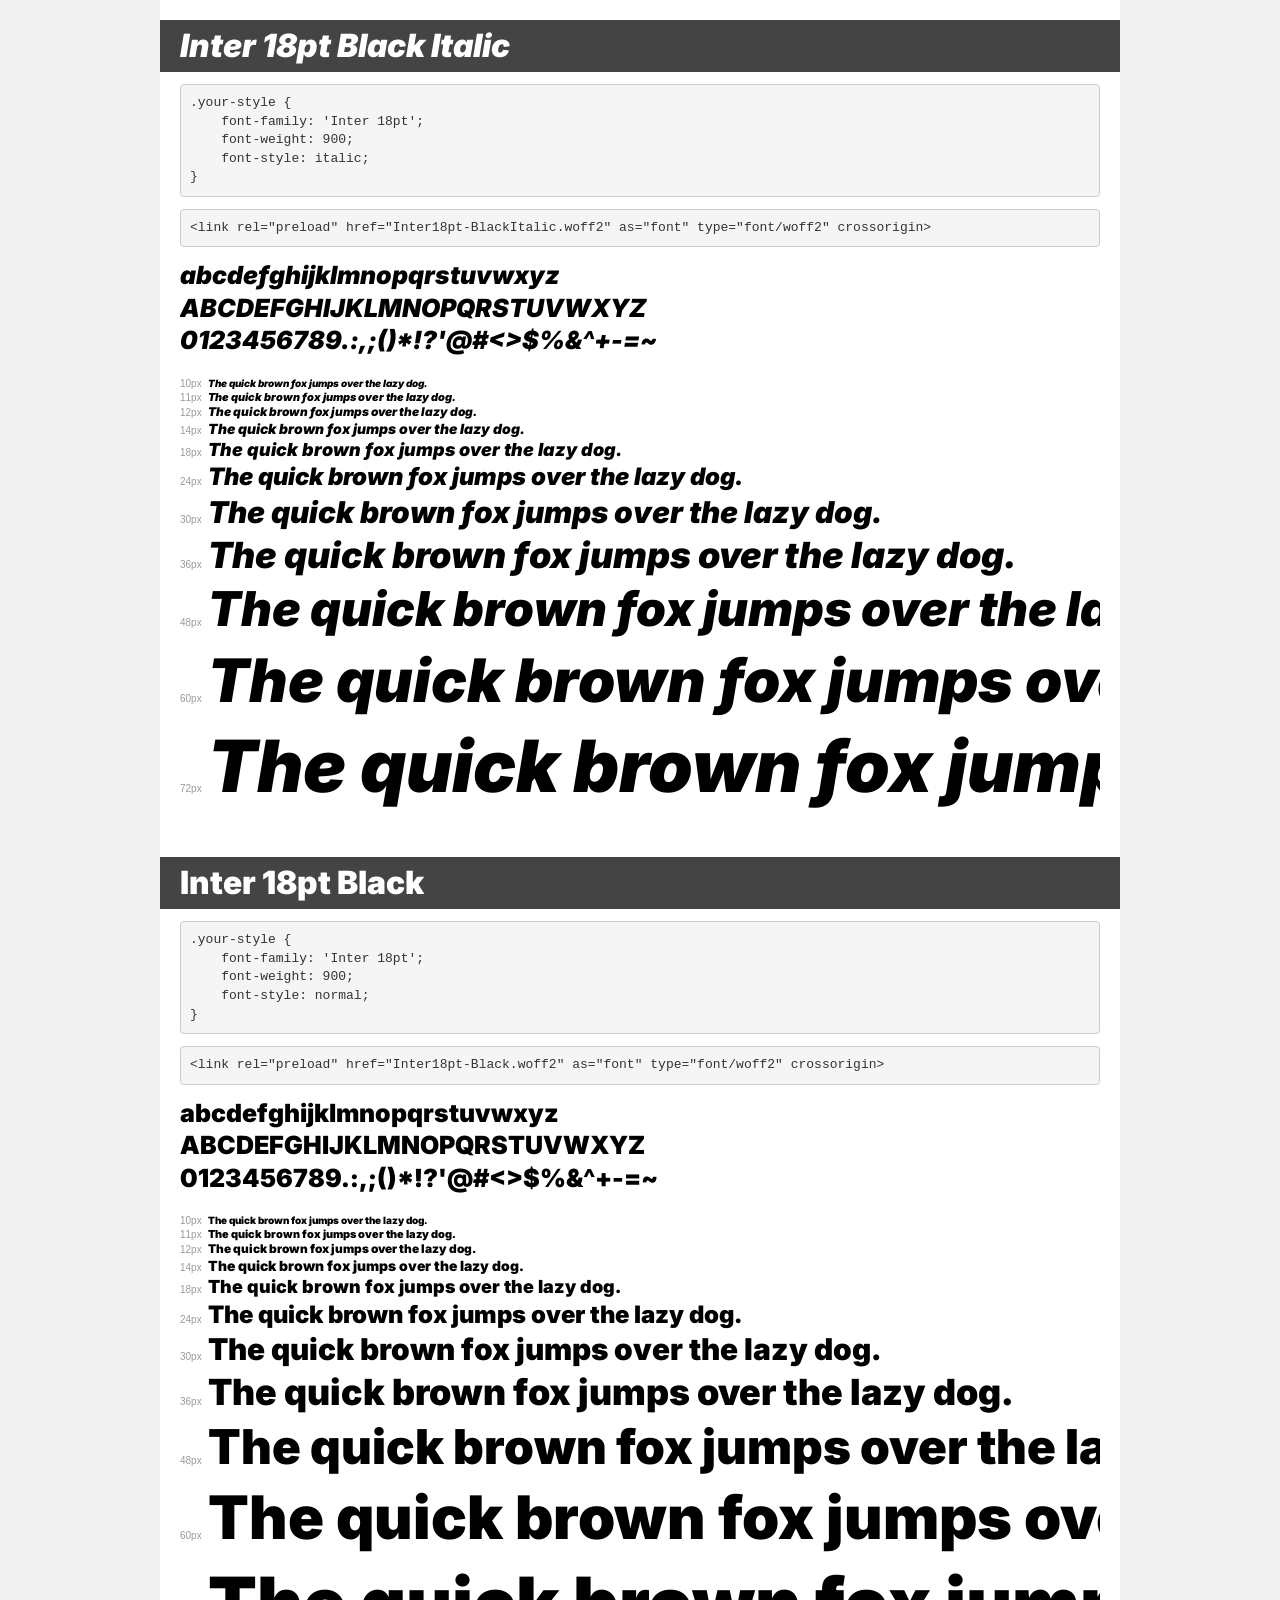
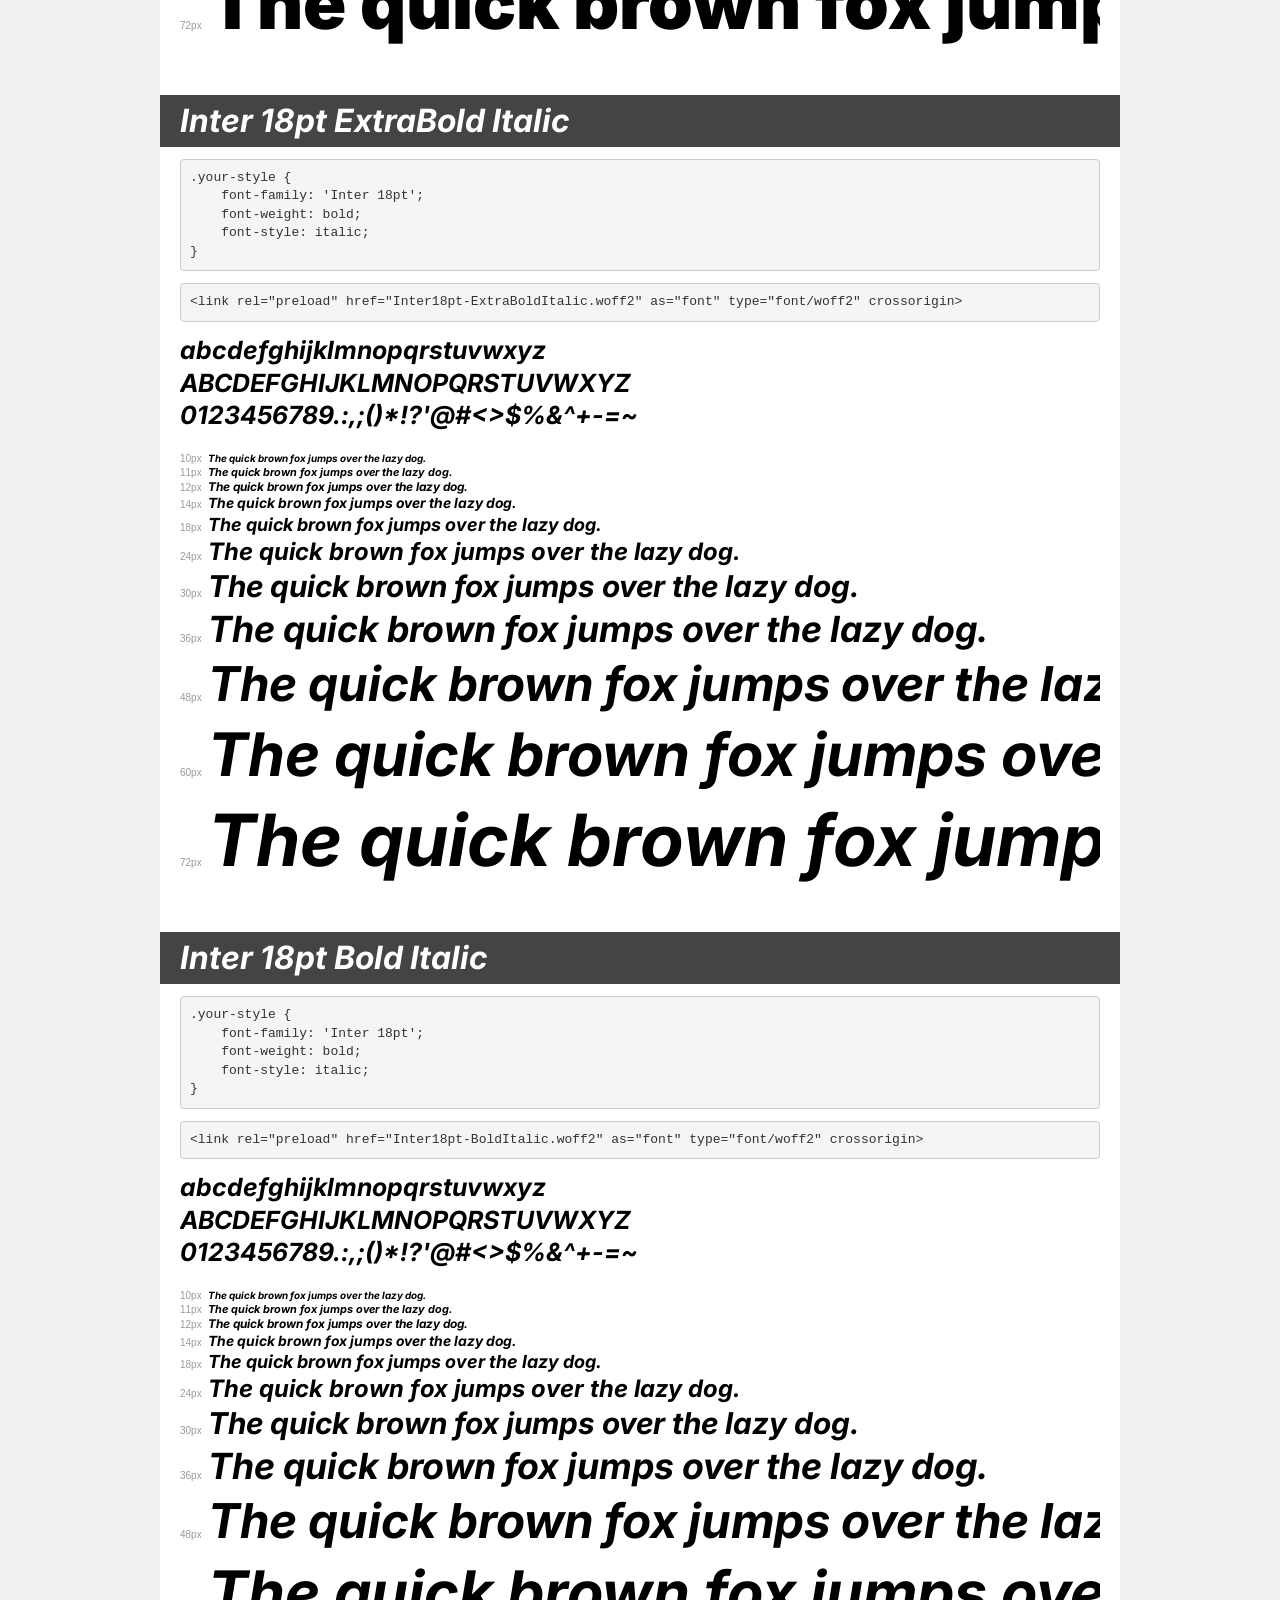
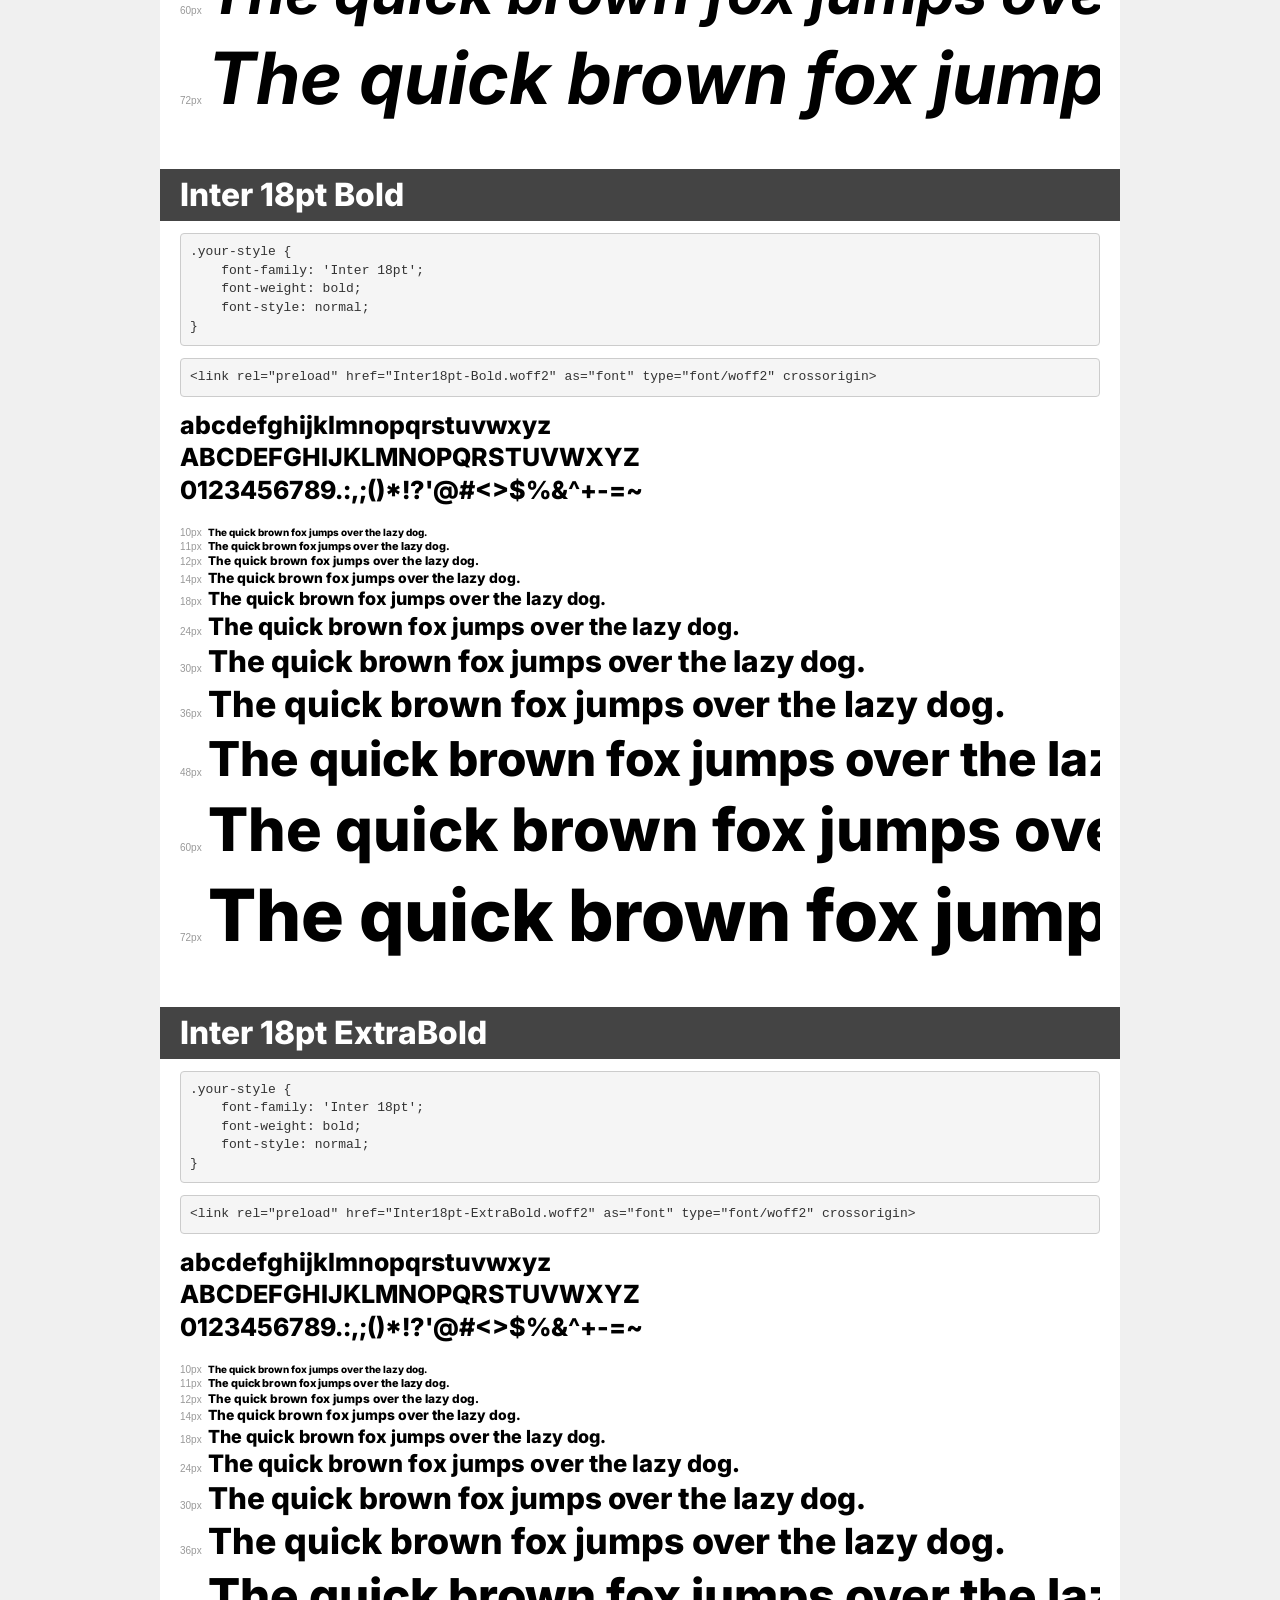
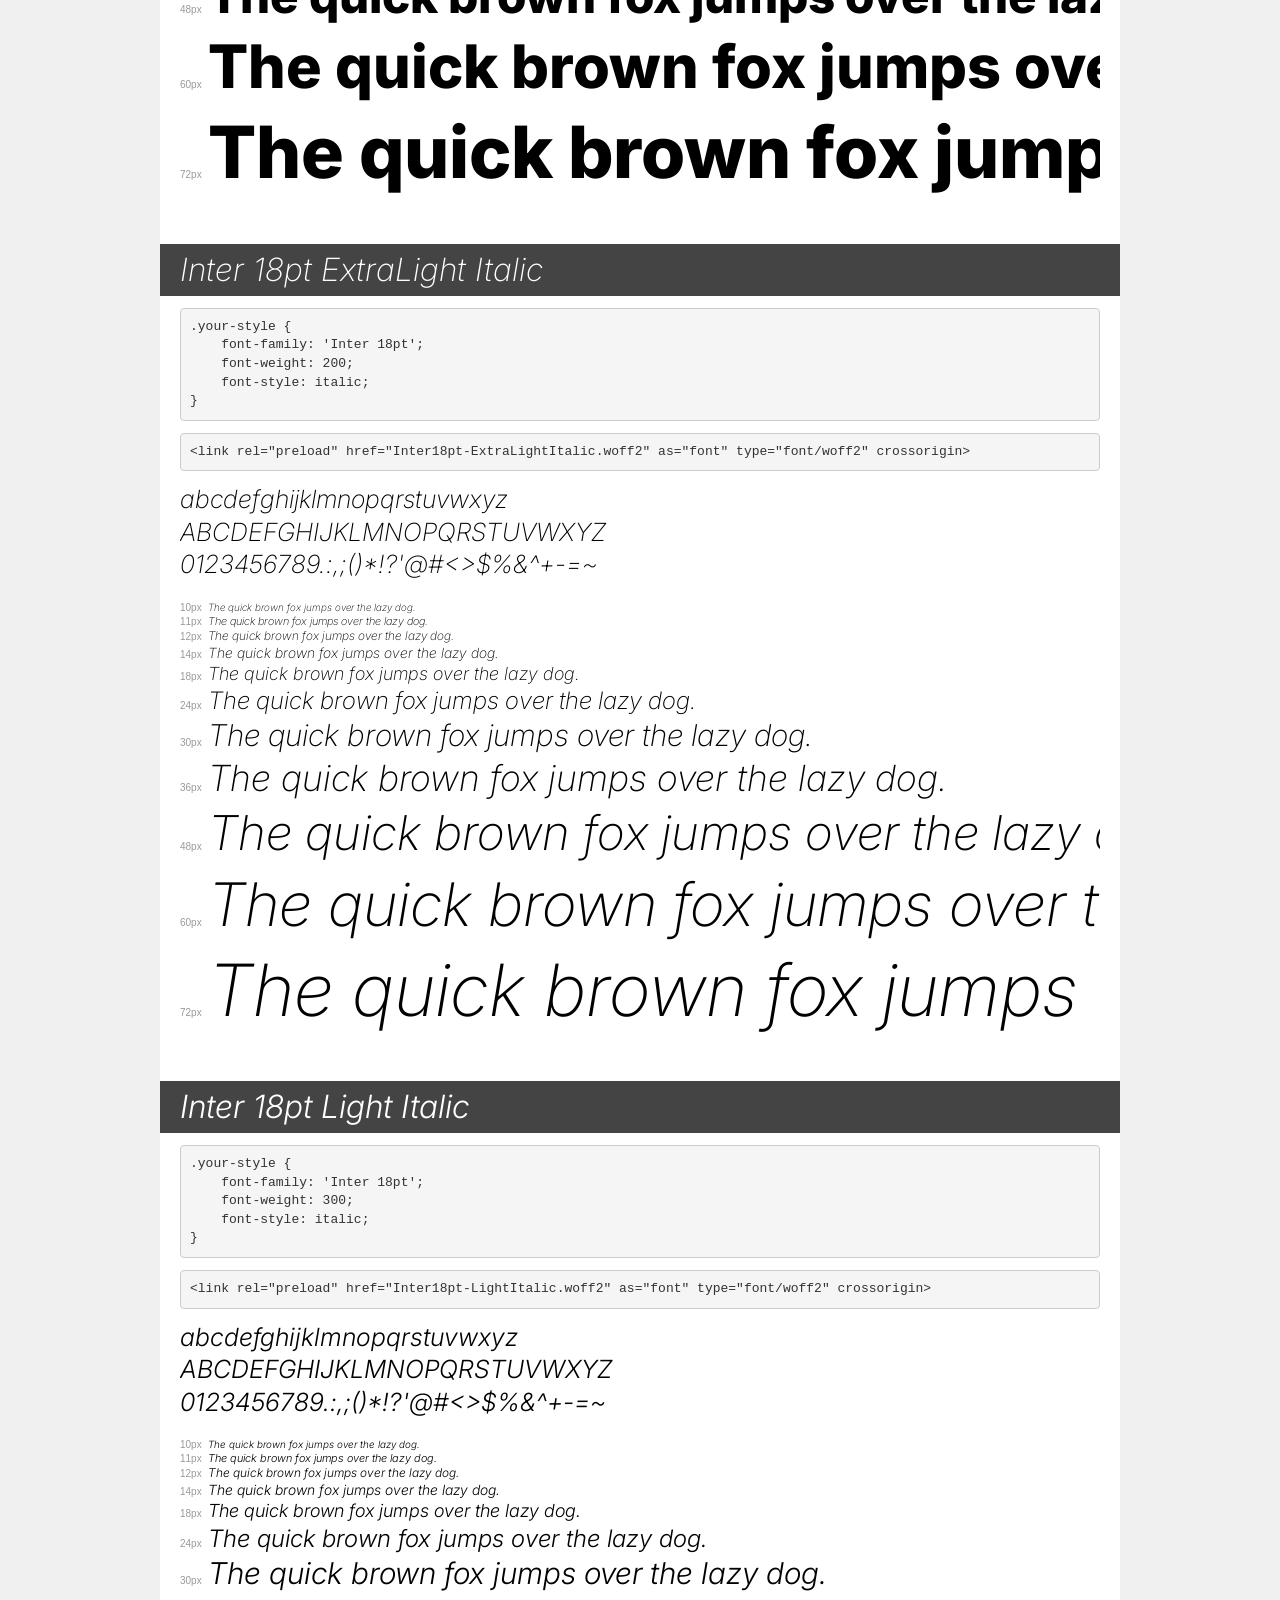
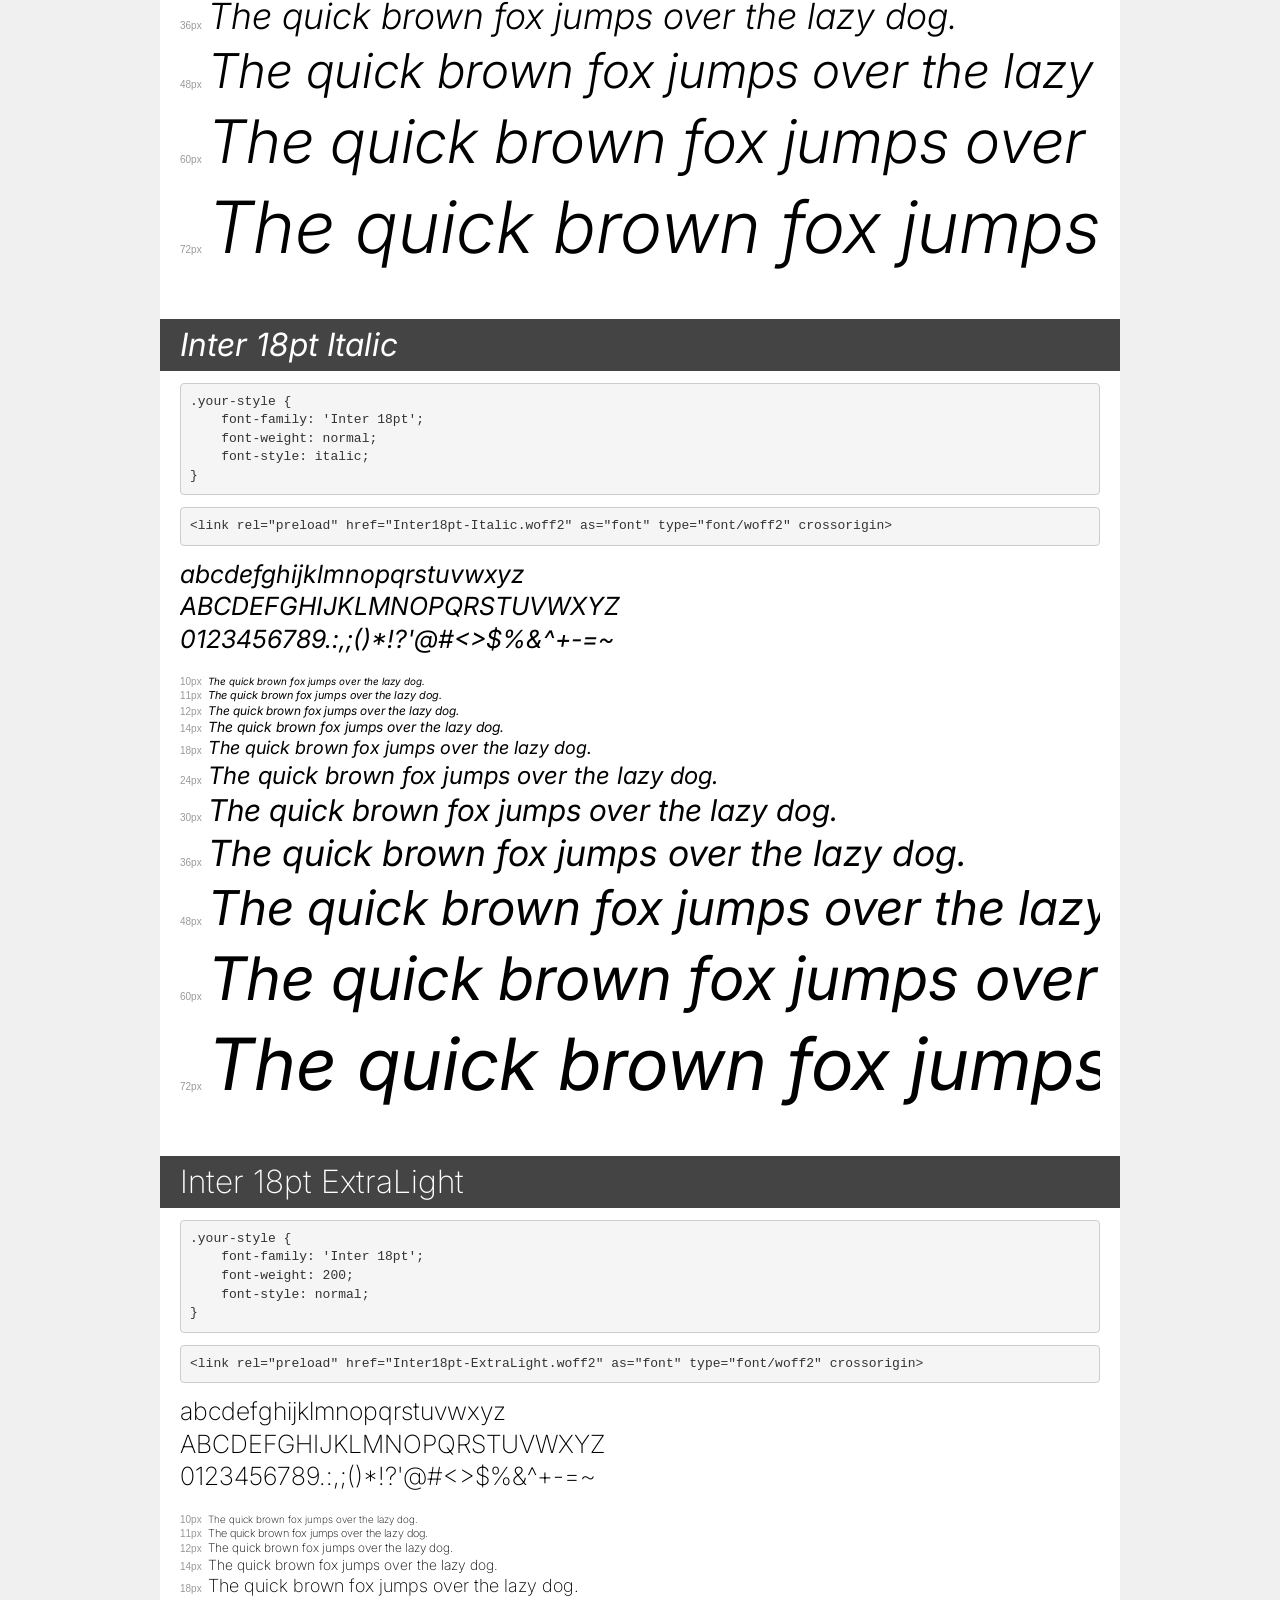
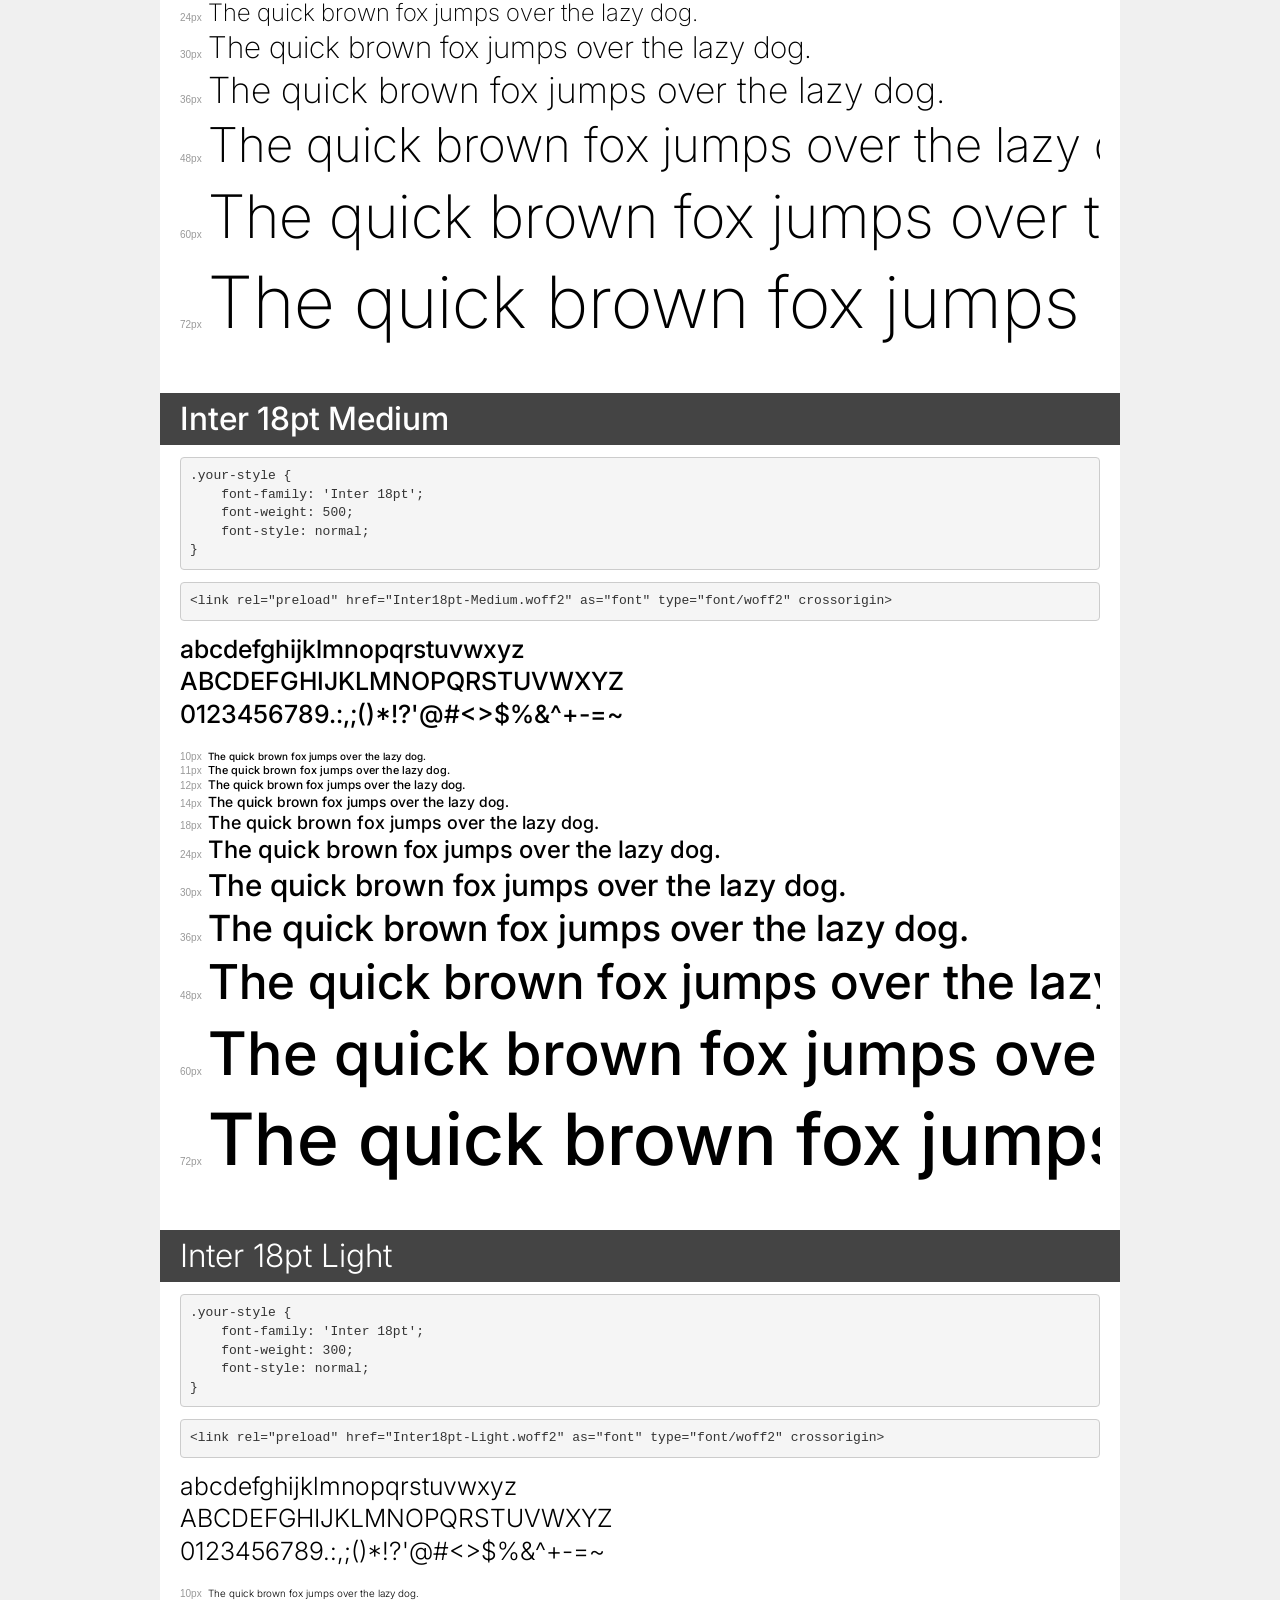
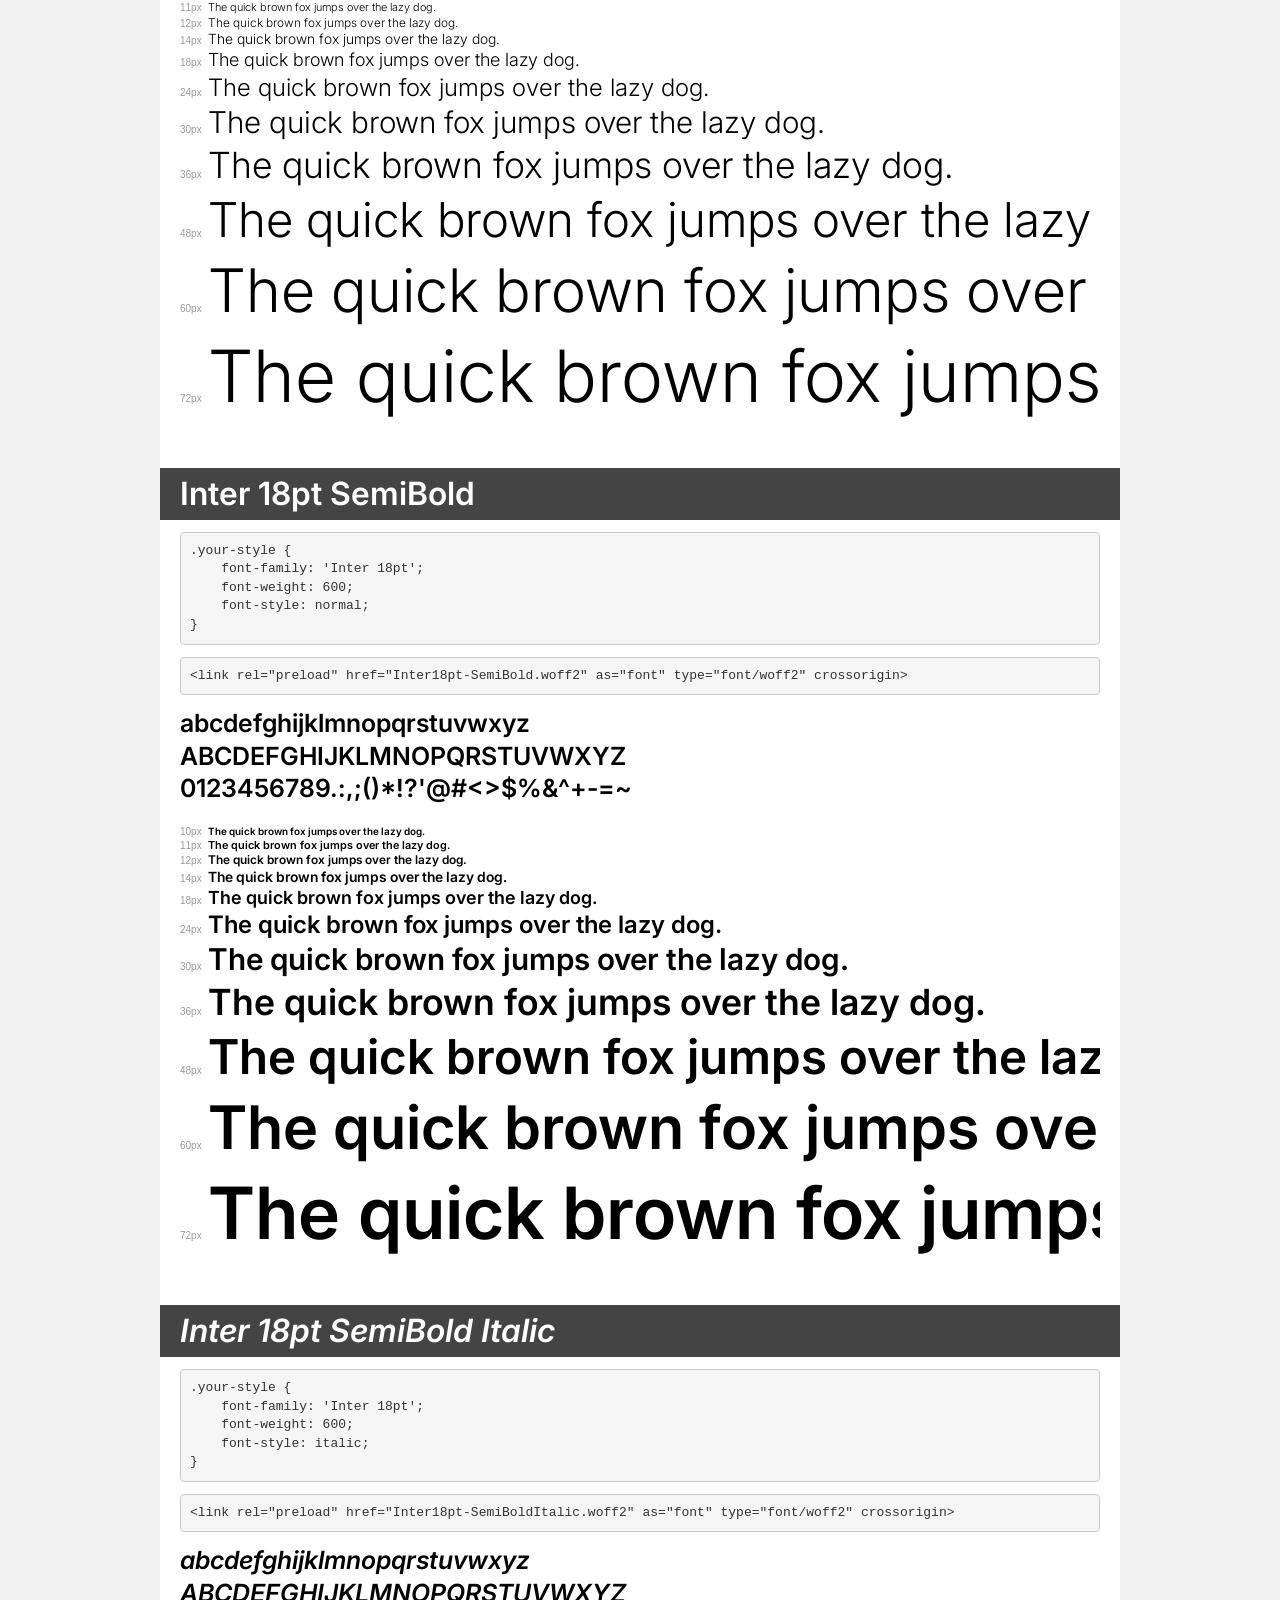
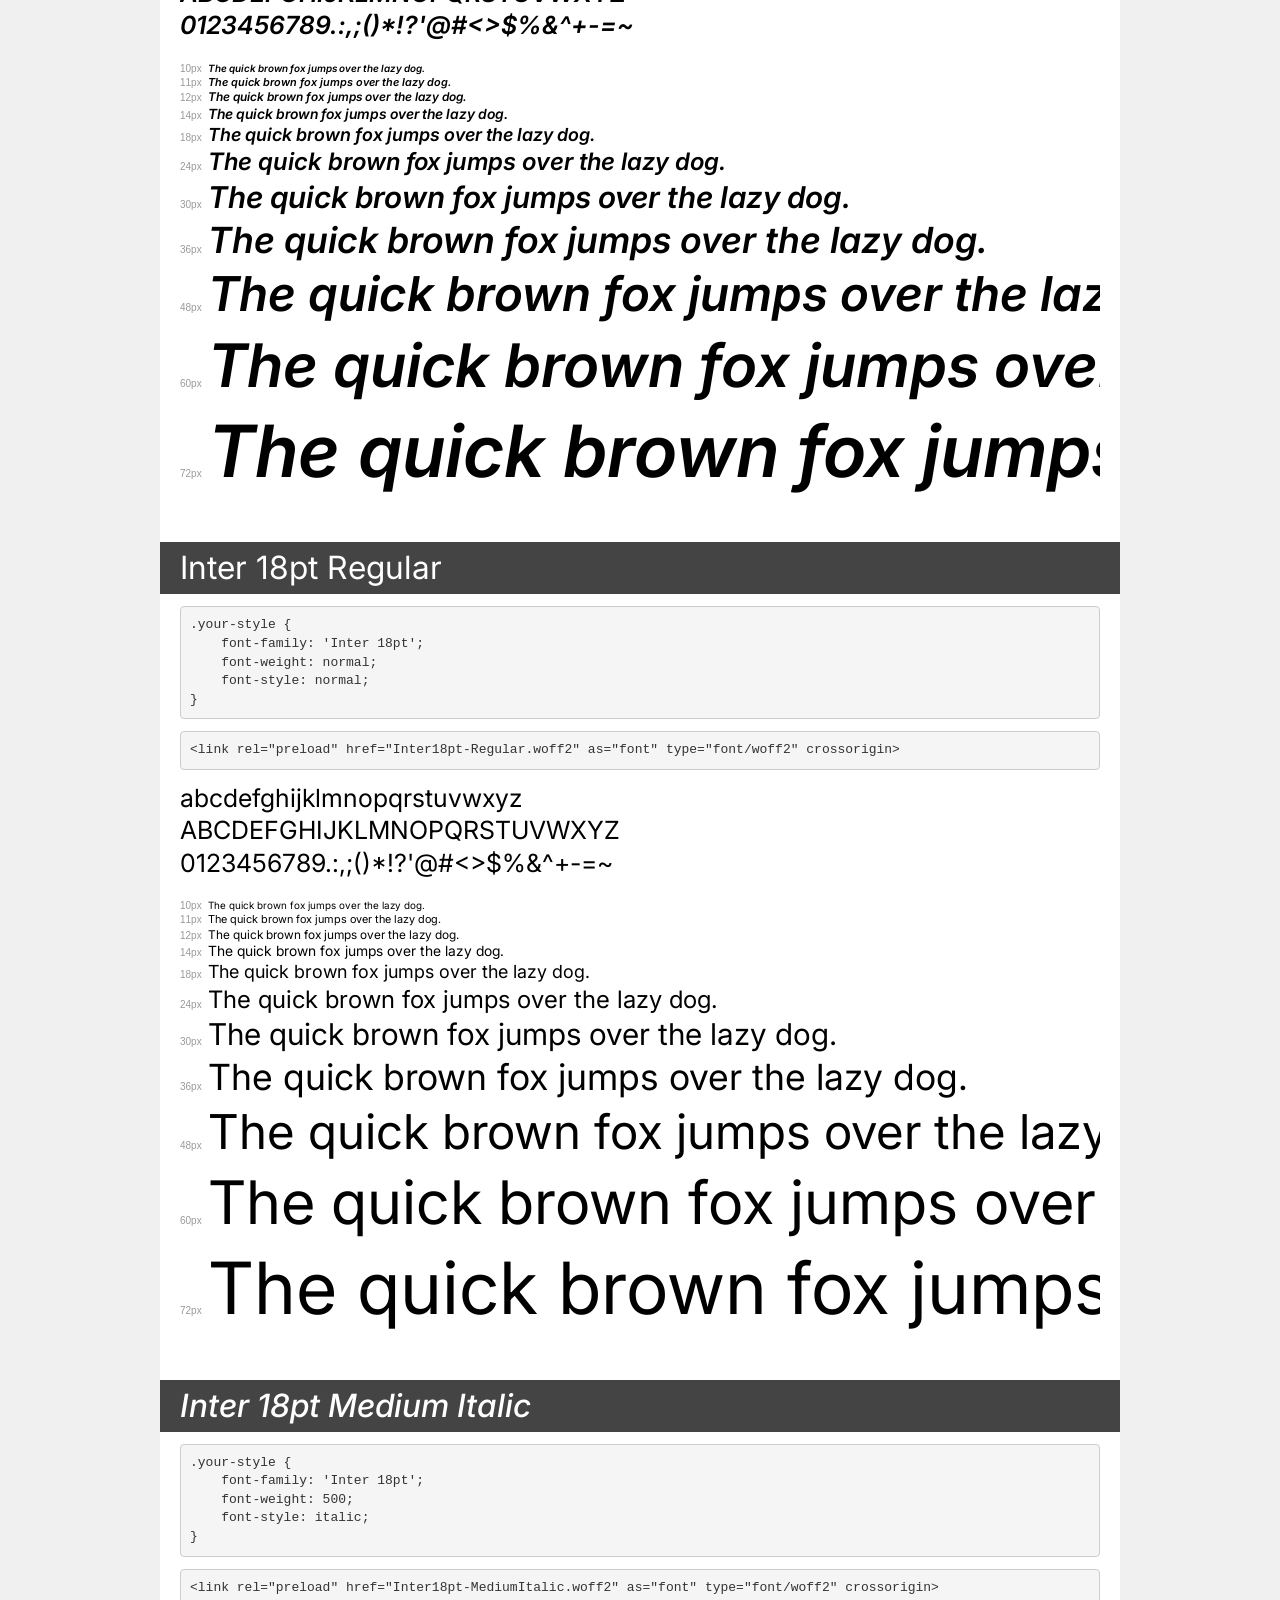
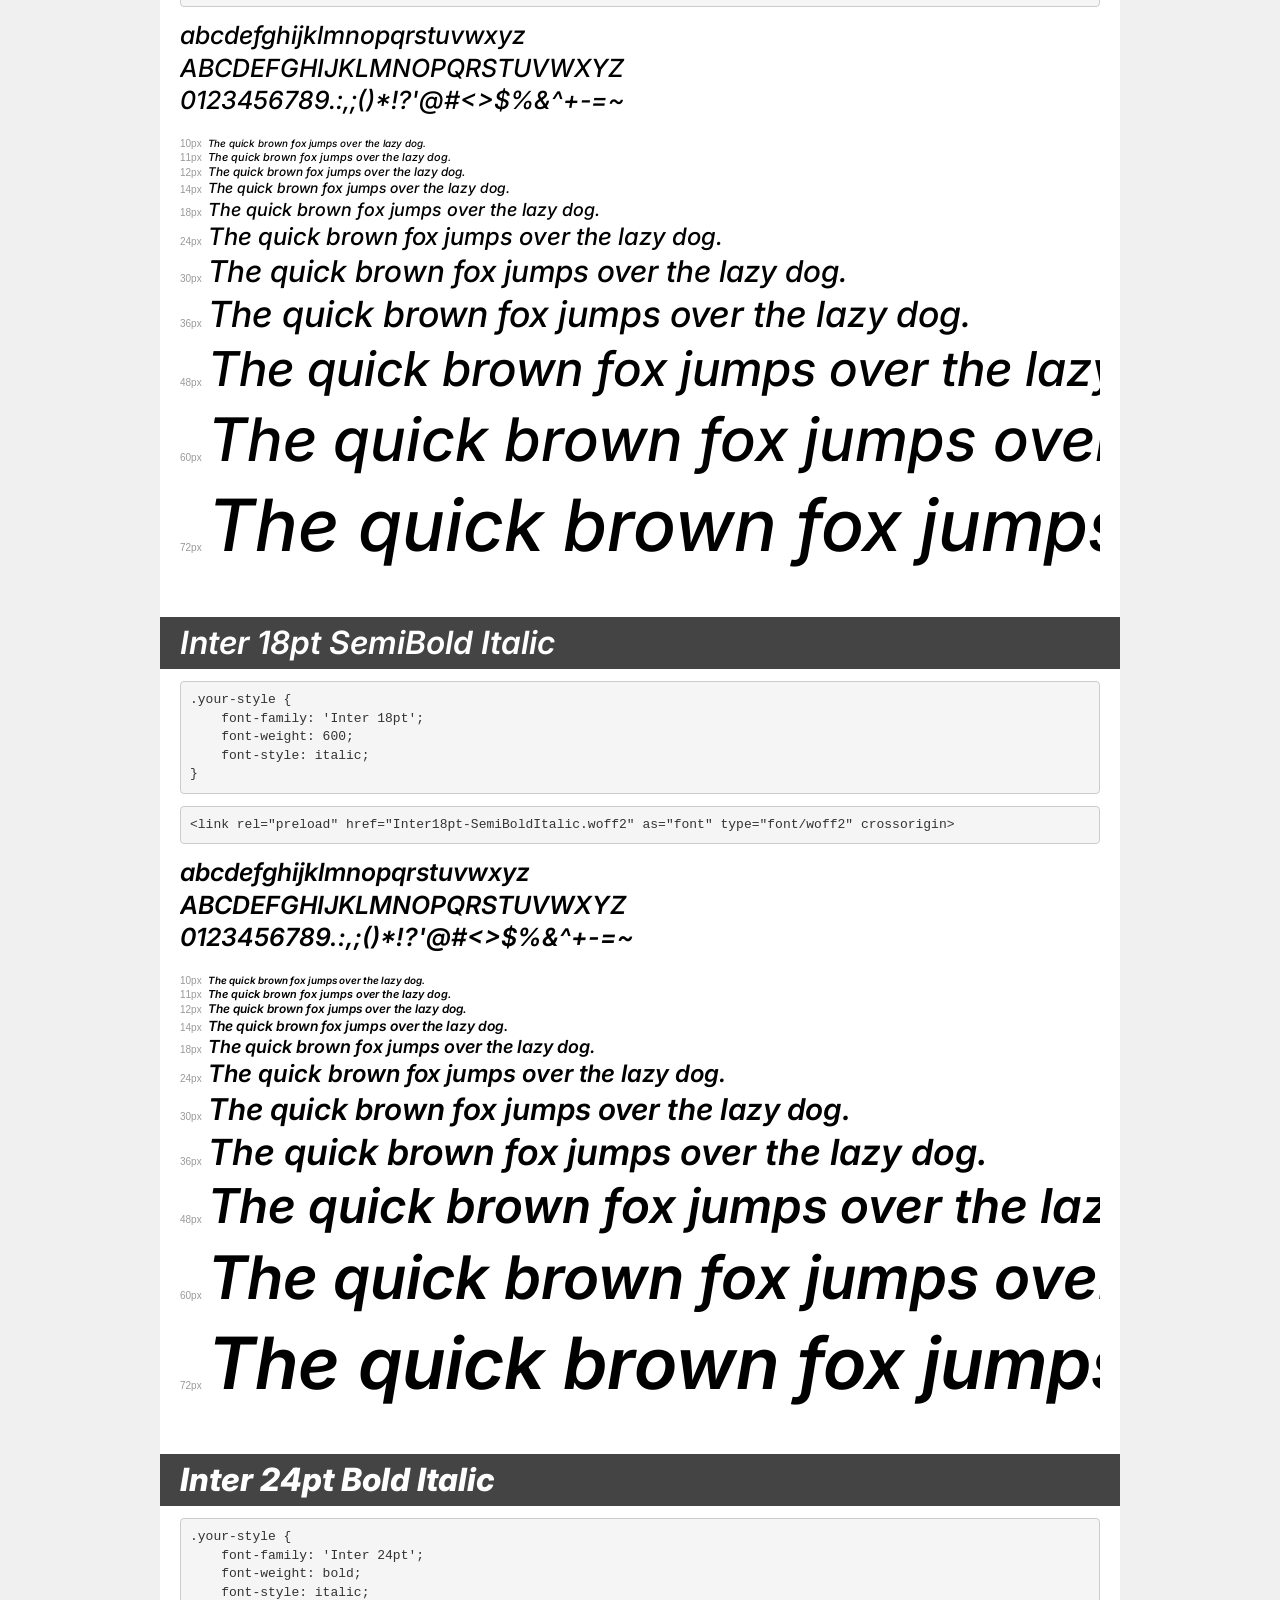
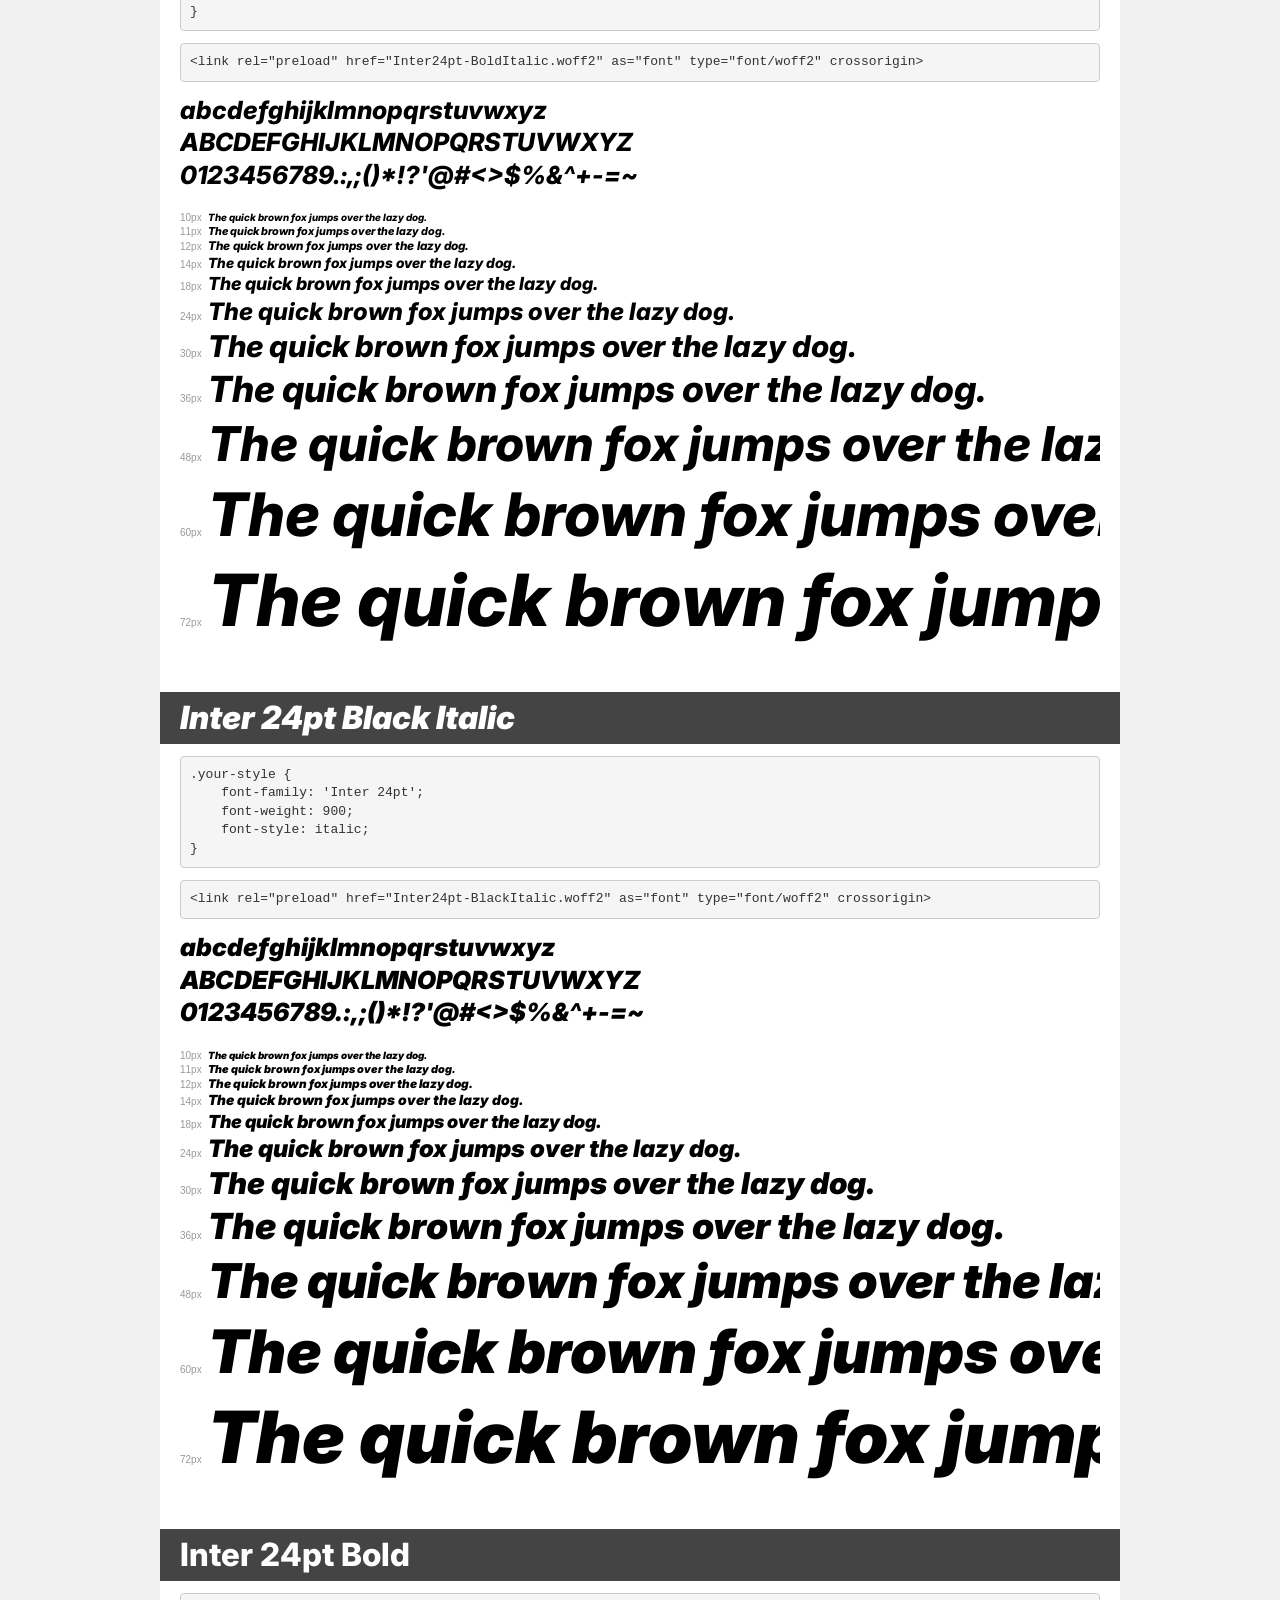
<file: fonts/demo.html>
<!DOCTYPE html>
<html lang="en">
<head>
    <meta charset="utf-8">
    <meta http-equiv="X-UA-Compatible" content="IE=edge">
    <meta name="viewport" content="width=device-width, initial-scale=1">
    <meta name="robots" content="noindex, noarchive">
    <meta name="format-detection" content="telephone=no">
    <title>Transfonter demo</title>
    <link href="stylesheet.css" rel="stylesheet">
    <style>
        /*
        http://meyerweb.com/eric/tools/css/reset/
        v2.0 | 20110126
        License: none (public domain)
        */
        html, body, div, span, applet, object, iframe,
        h1, h2, h3, h4, h5, h6, p, blockquote, pre,
        a, abbr, acronym, address, big, cite, code,
        del, dfn, em, img, ins, kbd, q, s, samp,
        small, strike, strong, sub, sup, tt, var,
        b, u, i, center,
        dl, dt, dd, ol, ul, li,
        fieldset, form, label, legend,
        table, caption, tbody, tfoot, thead, tr, th, td,
        article, aside, canvas, details, embed,
        figure, figcaption, footer, header, hgroup,
        menu, nav, output, ruby, section, summary,
        time, mark, audio, video {
            margin: 0;
            padding: 0;
            border: 0;
            font-size: 100%;
            font: inherit;
            vertical-align: baseline;
        }
        /* HTML5 display-role reset for older browsers */
        article, aside, details, figcaption, figure,
        footer, header, hgroup, menu, nav, section {
            display: block;
        }
        body {
            line-height: 1;
        }
        ol, ul {
            list-style: none;
        }
        blockquote, q {
            quotes: none;
        }
        blockquote:before, blockquote:after,
        q:before, q:after {
            content: '';
            content: none;
        }
        table {
            border-collapse: collapse;
            border-spacing: 0;
        }
        /* demo styles */
        body {
            background: #f0f0f0;
            color: #000;
        }
        .page {
            background: #fff;
            width: 920px;
            margin: 0 auto;
            padding: 20px 20px 0 20px;
            overflow: hidden;
        }
        .font-container {
            overflow-x: auto;
            overflow-y: hidden;
            margin-bottom: 40px;
            line-height: 1.3;
            white-space: nowrap;
            padding-bottom: 5px;
        }
        h1 {
            position: relative;
            background: #444;
            font-size: 32px;
            color: #fff;
            padding: 10px 20px;
            margin: 0 -20px 12px -20px;
        }
        .letters {
            font-size: 25px;
            margin-bottom: 20px;
        }
        .s10:before {
            content: '10px';
        }
        .s11:before {
            content: '11px';
        }
        .s12:before {
            content: '12px';
        }
        .s14:before {
            content: '14px';
        }
        .s18:before {
            content: '18px';
        }
        .s24:before {
            content: '24px';
        }
        .s30:before {
            content: '30px';
        }
        .s36:before {
            content: '36px';
        }
        .s48:before {
            content: '48px';
        }
        .s60:before {
            content: '60px';
        }
        .s72:before {
            content: '72px';
        }
        .s10:before, .s11:before, .s12:before, .s14:before,
        .s18:before, .s24:before, .s30:before, .s36:before,
        .s48:before, .s60:before, .s72:before {
            font-family: Arial, sans-serif;
            font-size: 10px;
            font-weight: normal;
            font-style: normal;
            color: #999;
            padding-right: 6px;
        }
        pre {
            display: block;
            padding: 9px;
            margin: 0 0 12px;
            font-family: Monaco, Menlo, Consolas, "Courier New", monospace;
            font-size: 13px;
            line-height: 1.428571429;
            color: #333;
            font-weight: normal;
            font-style: normal;
            background-color: #f5f5f5;
            border: 1px solid #ccc;
            overflow-x: auto;
            border-radius: 4px;
        }
        /* responsive */
        @media (max-width: 959px) {
            .page {
                width: auto;
                margin: 0;
            }
        }
    </style>
</head>
<body>
<div class="page">
    <div class="demo">
        <h1 style="font-family: 'Inter 18pt'; font-weight: 900; font-style: italic;">Inter 18pt Black Italic</h1>
        <pre title="Usage">.your-style {
    font-family: 'Inter 18pt';
    font-weight: 900;
    font-style: italic;
}</pre>
        <pre title="Preload (optional)">
&lt;link rel=&quot;preload&quot; href=&quot;Inter18pt-BlackItalic.woff2&quot; as=&quot;font&quot; type=&quot;font/woff2&quot; crossorigin&gt;</pre>
        <div class="font-container" style="font-family: 'Inter 18pt'; font-weight: 900; font-style: italic;">
            <p class="letters">
                abcdefghijklmnopqrstuvwxyz<br>
ABCDEFGHIJKLMNOPQRSTUVWXYZ<br>
                0123456789.:,;()*!?'@#&lt;&gt;$%&^+-=~
            </p>
            <p class="s10" style="font-size: 10px;">The quick brown fox jumps over the lazy dog.</p>
            <p class="s11" style="font-size: 11px;">The quick brown fox jumps over the lazy dog.</p>
            <p class="s12" style="font-size: 12px;">The quick brown fox jumps over the lazy dog.</p>
            <p class="s14" style="font-size: 14px;">The quick brown fox jumps over the lazy dog.</p>
            <p class="s18" style="font-size: 18px;">The quick brown fox jumps over the lazy dog.</p>
            <p class="s24" style="font-size: 24px;">The quick brown fox jumps over the lazy dog.</p>
            <p class="s30" style="font-size: 30px;">The quick brown fox jumps over the lazy dog.</p>
            <p class="s36" style="font-size: 36px;">The quick brown fox jumps over the lazy dog.</p>
            <p class="s48" style="font-size: 48px;">The quick brown fox jumps over the lazy dog.</p>
            <p class="s60" style="font-size: 60px;">The quick brown fox jumps over the lazy dog.</p>
            <p class="s72" style="font-size: 72px;">The quick brown fox jumps over the lazy dog.</p>
        </div>
    </div>

    <div class="demo">
        <h1 style="font-family: 'Inter 18pt'; font-weight: 900; font-style: normal;">Inter 18pt Black</h1>
        <pre title="Usage">.your-style {
    font-family: 'Inter 18pt';
    font-weight: 900;
    font-style: normal;
}</pre>
        <pre title="Preload (optional)">
&lt;link rel=&quot;preload&quot; href=&quot;Inter18pt-Black.woff2&quot; as=&quot;font&quot; type=&quot;font/woff2&quot; crossorigin&gt;</pre>
        <div class="font-container" style="font-family: 'Inter 18pt'; font-weight: 900; font-style: normal;">
            <p class="letters">
                abcdefghijklmnopqrstuvwxyz<br>
ABCDEFGHIJKLMNOPQRSTUVWXYZ<br>
                0123456789.:,;()*!?'@#&lt;&gt;$%&^+-=~
            </p>
            <p class="s10" style="font-size: 10px;">The quick brown fox jumps over the lazy dog.</p>
            <p class="s11" style="font-size: 11px;">The quick brown fox jumps over the lazy dog.</p>
            <p class="s12" style="font-size: 12px;">The quick brown fox jumps over the lazy dog.</p>
            <p class="s14" style="font-size: 14px;">The quick brown fox jumps over the lazy dog.</p>
            <p class="s18" style="font-size: 18px;">The quick brown fox jumps over the lazy dog.</p>
            <p class="s24" style="font-size: 24px;">The quick brown fox jumps over the lazy dog.</p>
            <p class="s30" style="font-size: 30px;">The quick brown fox jumps over the lazy dog.</p>
            <p class="s36" style="font-size: 36px;">The quick brown fox jumps over the lazy dog.</p>
            <p class="s48" style="font-size: 48px;">The quick brown fox jumps over the lazy dog.</p>
            <p class="s60" style="font-size: 60px;">The quick brown fox jumps over the lazy dog.</p>
            <p class="s72" style="font-size: 72px;">The quick brown fox jumps over the lazy dog.</p>
        </div>
    </div>

    <div class="demo">
        <h1 style="font-family: 'Inter 18pt'; font-weight: bold; font-style: italic;">Inter 18pt ExtraBold Italic</h1>
        <pre title="Usage">.your-style {
    font-family: 'Inter 18pt';
    font-weight: bold;
    font-style: italic;
}</pre>
        <pre title="Preload (optional)">
&lt;link rel=&quot;preload&quot; href=&quot;Inter18pt-ExtraBoldItalic.woff2&quot; as=&quot;font&quot; type=&quot;font/woff2&quot; crossorigin&gt;</pre>
        <div class="font-container" style="font-family: 'Inter 18pt'; font-weight: bold; font-style: italic;">
            <p class="letters">
                abcdefghijklmnopqrstuvwxyz<br>
ABCDEFGHIJKLMNOPQRSTUVWXYZ<br>
                0123456789.:,;()*!?'@#&lt;&gt;$%&^+-=~
            </p>
            <p class="s10" style="font-size: 10px;">The quick brown fox jumps over the lazy dog.</p>
            <p class="s11" style="font-size: 11px;">The quick brown fox jumps over the lazy dog.</p>
            <p class="s12" style="font-size: 12px;">The quick brown fox jumps over the lazy dog.</p>
            <p class="s14" style="font-size: 14px;">The quick brown fox jumps over the lazy dog.</p>
            <p class="s18" style="font-size: 18px;">The quick brown fox jumps over the lazy dog.</p>
            <p class="s24" style="font-size: 24px;">The quick brown fox jumps over the lazy dog.</p>
            <p class="s30" style="font-size: 30px;">The quick brown fox jumps over the lazy dog.</p>
            <p class="s36" style="font-size: 36px;">The quick brown fox jumps over the lazy dog.</p>
            <p class="s48" style="font-size: 48px;">The quick brown fox jumps over the lazy dog.</p>
            <p class="s60" style="font-size: 60px;">The quick brown fox jumps over the lazy dog.</p>
            <p class="s72" style="font-size: 72px;">The quick brown fox jumps over the lazy dog.</p>
        </div>
    </div>

    <div class="demo">
        <h1 style="font-family: 'Inter 18pt'; font-weight: bold; font-style: italic;">Inter 18pt Bold Italic</h1>
        <pre title="Usage">.your-style {
    font-family: 'Inter 18pt';
    font-weight: bold;
    font-style: italic;
}</pre>
        <pre title="Preload (optional)">
&lt;link rel=&quot;preload&quot; href=&quot;Inter18pt-BoldItalic.woff2&quot; as=&quot;font&quot; type=&quot;font/woff2&quot; crossorigin&gt;</pre>
        <div class="font-container" style="font-family: 'Inter 18pt'; font-weight: bold; font-style: italic;">
            <p class="letters">
                abcdefghijklmnopqrstuvwxyz<br>
ABCDEFGHIJKLMNOPQRSTUVWXYZ<br>
                0123456789.:,;()*!?'@#&lt;&gt;$%&^+-=~
            </p>
            <p class="s10" style="font-size: 10px;">The quick brown fox jumps over the lazy dog.</p>
            <p class="s11" style="font-size: 11px;">The quick brown fox jumps over the lazy dog.</p>
            <p class="s12" style="font-size: 12px;">The quick brown fox jumps over the lazy dog.</p>
            <p class="s14" style="font-size: 14px;">The quick brown fox jumps over the lazy dog.</p>
            <p class="s18" style="font-size: 18px;">The quick brown fox jumps over the lazy dog.</p>
            <p class="s24" style="font-size: 24px;">The quick brown fox jumps over the lazy dog.</p>
            <p class="s30" style="font-size: 30px;">The quick brown fox jumps over the lazy dog.</p>
            <p class="s36" style="font-size: 36px;">The quick brown fox jumps over the lazy dog.</p>
            <p class="s48" style="font-size: 48px;">The quick brown fox jumps over the lazy dog.</p>
            <p class="s60" style="font-size: 60px;">The quick brown fox jumps over the lazy dog.</p>
            <p class="s72" style="font-size: 72px;">The quick brown fox jumps over the lazy dog.</p>
        </div>
    </div>

    <div class="demo">
        <h1 style="font-family: 'Inter 18pt'; font-weight: bold; font-style: normal;">Inter 18pt Bold</h1>
        <pre title="Usage">.your-style {
    font-family: 'Inter 18pt';
    font-weight: bold;
    font-style: normal;
}</pre>
        <pre title="Preload (optional)">
&lt;link rel=&quot;preload&quot; href=&quot;Inter18pt-Bold.woff2&quot; as=&quot;font&quot; type=&quot;font/woff2&quot; crossorigin&gt;</pre>
        <div class="font-container" style="font-family: 'Inter 18pt'; font-weight: bold; font-style: normal;">
            <p class="letters">
                abcdefghijklmnopqrstuvwxyz<br>
ABCDEFGHIJKLMNOPQRSTUVWXYZ<br>
                0123456789.:,;()*!?'@#&lt;&gt;$%&^+-=~
            </p>
            <p class="s10" style="font-size: 10px;">The quick brown fox jumps over the lazy dog.</p>
            <p class="s11" style="font-size: 11px;">The quick brown fox jumps over the lazy dog.</p>
            <p class="s12" style="font-size: 12px;">The quick brown fox jumps over the lazy dog.</p>
            <p class="s14" style="font-size: 14px;">The quick brown fox jumps over the lazy dog.</p>
            <p class="s18" style="font-size: 18px;">The quick brown fox jumps over the lazy dog.</p>
            <p class="s24" style="font-size: 24px;">The quick brown fox jumps over the lazy dog.</p>
            <p class="s30" style="font-size: 30px;">The quick brown fox jumps over the lazy dog.</p>
            <p class="s36" style="font-size: 36px;">The quick brown fox jumps over the lazy dog.</p>
            <p class="s48" style="font-size: 48px;">The quick brown fox jumps over the lazy dog.</p>
            <p class="s60" style="font-size: 60px;">The quick brown fox jumps over the lazy dog.</p>
            <p class="s72" style="font-size: 72px;">The quick brown fox jumps over the lazy dog.</p>
        </div>
    </div>

    <div class="demo">
        <h1 style="font-family: 'Inter 18pt'; font-weight: bold; font-style: normal;">Inter 18pt ExtraBold</h1>
        <pre title="Usage">.your-style {
    font-family: 'Inter 18pt';
    font-weight: bold;
    font-style: normal;
}</pre>
        <pre title="Preload (optional)">
&lt;link rel=&quot;preload&quot; href=&quot;Inter18pt-ExtraBold.woff2&quot; as=&quot;font&quot; type=&quot;font/woff2&quot; crossorigin&gt;</pre>
        <div class="font-container" style="font-family: 'Inter 18pt'; font-weight: bold; font-style: normal;">
            <p class="letters">
                abcdefghijklmnopqrstuvwxyz<br>
ABCDEFGHIJKLMNOPQRSTUVWXYZ<br>
                0123456789.:,;()*!?'@#&lt;&gt;$%&^+-=~
            </p>
            <p class="s10" style="font-size: 10px;">The quick brown fox jumps over the lazy dog.</p>
            <p class="s11" style="font-size: 11px;">The quick brown fox jumps over the lazy dog.</p>
            <p class="s12" style="font-size: 12px;">The quick brown fox jumps over the lazy dog.</p>
            <p class="s14" style="font-size: 14px;">The quick brown fox jumps over the lazy dog.</p>
            <p class="s18" style="font-size: 18px;">The quick brown fox jumps over the lazy dog.</p>
            <p class="s24" style="font-size: 24px;">The quick brown fox jumps over the lazy dog.</p>
            <p class="s30" style="font-size: 30px;">The quick brown fox jumps over the lazy dog.</p>
            <p class="s36" style="font-size: 36px;">The quick brown fox jumps over the lazy dog.</p>
            <p class="s48" style="font-size: 48px;">The quick brown fox jumps over the lazy dog.</p>
            <p class="s60" style="font-size: 60px;">The quick brown fox jumps over the lazy dog.</p>
            <p class="s72" style="font-size: 72px;">The quick brown fox jumps over the lazy dog.</p>
        </div>
    </div>

    <div class="demo">
        <h1 style="font-family: 'Inter 18pt'; font-weight: 200; font-style: italic;">Inter 18pt ExtraLight Italic</h1>
        <pre title="Usage">.your-style {
    font-family: 'Inter 18pt';
    font-weight: 200;
    font-style: italic;
}</pre>
        <pre title="Preload (optional)">
&lt;link rel=&quot;preload&quot; href=&quot;Inter18pt-ExtraLightItalic.woff2&quot; as=&quot;font&quot; type=&quot;font/woff2&quot; crossorigin&gt;</pre>
        <div class="font-container" style="font-family: 'Inter 18pt'; font-weight: 200; font-style: italic;">
            <p class="letters">
                abcdefghijklmnopqrstuvwxyz<br>
ABCDEFGHIJKLMNOPQRSTUVWXYZ<br>
                0123456789.:,;()*!?'@#&lt;&gt;$%&^+-=~
            </p>
            <p class="s10" style="font-size: 10px;">The quick brown fox jumps over the lazy dog.</p>
            <p class="s11" style="font-size: 11px;">The quick brown fox jumps over the lazy dog.</p>
            <p class="s12" style="font-size: 12px;">The quick brown fox jumps over the lazy dog.</p>
            <p class="s14" style="font-size: 14px;">The quick brown fox jumps over the lazy dog.</p>
            <p class="s18" style="font-size: 18px;">The quick brown fox jumps over the lazy dog.</p>
            <p class="s24" style="font-size: 24px;">The quick brown fox jumps over the lazy dog.</p>
            <p class="s30" style="font-size: 30px;">The quick brown fox jumps over the lazy dog.</p>
            <p class="s36" style="font-size: 36px;">The quick brown fox jumps over the lazy dog.</p>
            <p class="s48" style="font-size: 48px;">The quick brown fox jumps over the lazy dog.</p>
            <p class="s60" style="font-size: 60px;">The quick brown fox jumps over the lazy dog.</p>
            <p class="s72" style="font-size: 72px;">The quick brown fox jumps over the lazy dog.</p>
        </div>
    </div>

    <div class="demo">
        <h1 style="font-family: 'Inter 18pt'; font-weight: 300; font-style: italic;">Inter 18pt Light Italic</h1>
        <pre title="Usage">.your-style {
    font-family: 'Inter 18pt';
    font-weight: 300;
    font-style: italic;
}</pre>
        <pre title="Preload (optional)">
&lt;link rel=&quot;preload&quot; href=&quot;Inter18pt-LightItalic.woff2&quot; as=&quot;font&quot; type=&quot;font/woff2&quot; crossorigin&gt;</pre>
        <div class="font-container" style="font-family: 'Inter 18pt'; font-weight: 300; font-style: italic;">
            <p class="letters">
                abcdefghijklmnopqrstuvwxyz<br>
ABCDEFGHIJKLMNOPQRSTUVWXYZ<br>
                0123456789.:,;()*!?'@#&lt;&gt;$%&^+-=~
            </p>
            <p class="s10" style="font-size: 10px;">The quick brown fox jumps over the lazy dog.</p>
            <p class="s11" style="font-size: 11px;">The quick brown fox jumps over the lazy dog.</p>
            <p class="s12" style="font-size: 12px;">The quick brown fox jumps over the lazy dog.</p>
            <p class="s14" style="font-size: 14px;">The quick brown fox jumps over the lazy dog.</p>
            <p class="s18" style="font-size: 18px;">The quick brown fox jumps over the lazy dog.</p>
            <p class="s24" style="font-size: 24px;">The quick brown fox jumps over the lazy dog.</p>
            <p class="s30" style="font-size: 30px;">The quick brown fox jumps over the lazy dog.</p>
            <p class="s36" style="font-size: 36px;">The quick brown fox jumps over the lazy dog.</p>
            <p class="s48" style="font-size: 48px;">The quick brown fox jumps over the lazy dog.</p>
            <p class="s60" style="font-size: 60px;">The quick brown fox jumps over the lazy dog.</p>
            <p class="s72" style="font-size: 72px;">The quick brown fox jumps over the lazy dog.</p>
        </div>
    </div>

    <div class="demo">
        <h1 style="font-family: 'Inter 18pt'; font-weight: normal; font-style: italic;">Inter 18pt Italic</h1>
        <pre title="Usage">.your-style {
    font-family: 'Inter 18pt';
    font-weight: normal;
    font-style: italic;
}</pre>
        <pre title="Preload (optional)">
&lt;link rel=&quot;preload&quot; href=&quot;Inter18pt-Italic.woff2&quot; as=&quot;font&quot; type=&quot;font/woff2&quot; crossorigin&gt;</pre>
        <div class="font-container" style="font-family: 'Inter 18pt'; font-weight: normal; font-style: italic;">
            <p class="letters">
                abcdefghijklmnopqrstuvwxyz<br>
ABCDEFGHIJKLMNOPQRSTUVWXYZ<br>
                0123456789.:,;()*!?'@#&lt;&gt;$%&^+-=~
            </p>
            <p class="s10" style="font-size: 10px;">The quick brown fox jumps over the lazy dog.</p>
            <p class="s11" style="font-size: 11px;">The quick brown fox jumps over the lazy dog.</p>
            <p class="s12" style="font-size: 12px;">The quick brown fox jumps over the lazy dog.</p>
            <p class="s14" style="font-size: 14px;">The quick brown fox jumps over the lazy dog.</p>
            <p class="s18" style="font-size: 18px;">The quick brown fox jumps over the lazy dog.</p>
            <p class="s24" style="font-size: 24px;">The quick brown fox jumps over the lazy dog.</p>
            <p class="s30" style="font-size: 30px;">The quick brown fox jumps over the lazy dog.</p>
            <p class="s36" style="font-size: 36px;">The quick brown fox jumps over the lazy dog.</p>
            <p class="s48" style="font-size: 48px;">The quick brown fox jumps over the lazy dog.</p>
            <p class="s60" style="font-size: 60px;">The quick brown fox jumps over the lazy dog.</p>
            <p class="s72" style="font-size: 72px;">The quick brown fox jumps over the lazy dog.</p>
        </div>
    </div>

    <div class="demo">
        <h1 style="font-family: 'Inter 18pt'; font-weight: 200; font-style: normal;">Inter 18pt ExtraLight</h1>
        <pre title="Usage">.your-style {
    font-family: 'Inter 18pt';
    font-weight: 200;
    font-style: normal;
}</pre>
        <pre title="Preload (optional)">
&lt;link rel=&quot;preload&quot; href=&quot;Inter18pt-ExtraLight.woff2&quot; as=&quot;font&quot; type=&quot;font/woff2&quot; crossorigin&gt;</pre>
        <div class="font-container" style="font-family: 'Inter 18pt'; font-weight: 200; font-style: normal;">
            <p class="letters">
                abcdefghijklmnopqrstuvwxyz<br>
ABCDEFGHIJKLMNOPQRSTUVWXYZ<br>
                0123456789.:,;()*!?'@#&lt;&gt;$%&^+-=~
            </p>
            <p class="s10" style="font-size: 10px;">The quick brown fox jumps over the lazy dog.</p>
            <p class="s11" style="font-size: 11px;">The quick brown fox jumps over the lazy dog.</p>
            <p class="s12" style="font-size: 12px;">The quick brown fox jumps over the lazy dog.</p>
            <p class="s14" style="font-size: 14px;">The quick brown fox jumps over the lazy dog.</p>
            <p class="s18" style="font-size: 18px;">The quick brown fox jumps over the lazy dog.</p>
            <p class="s24" style="font-size: 24px;">The quick brown fox jumps over the lazy dog.</p>
            <p class="s30" style="font-size: 30px;">The quick brown fox jumps over the lazy dog.</p>
            <p class="s36" style="font-size: 36px;">The quick brown fox jumps over the lazy dog.</p>
            <p class="s48" style="font-size: 48px;">The quick brown fox jumps over the lazy dog.</p>
            <p class="s60" style="font-size: 60px;">The quick brown fox jumps over the lazy dog.</p>
            <p class="s72" style="font-size: 72px;">The quick brown fox jumps over the lazy dog.</p>
        </div>
    </div>

    <div class="demo">
        <h1 style="font-family: 'Inter 18pt'; font-weight: 500; font-style: normal;">Inter 18pt Medium</h1>
        <pre title="Usage">.your-style {
    font-family: 'Inter 18pt';
    font-weight: 500;
    font-style: normal;
}</pre>
        <pre title="Preload (optional)">
&lt;link rel=&quot;preload&quot; href=&quot;Inter18pt-Medium.woff2&quot; as=&quot;font&quot; type=&quot;font/woff2&quot; crossorigin&gt;</pre>
        <div class="font-container" style="font-family: 'Inter 18pt'; font-weight: 500; font-style: normal;">
            <p class="letters">
                abcdefghijklmnopqrstuvwxyz<br>
ABCDEFGHIJKLMNOPQRSTUVWXYZ<br>
                0123456789.:,;()*!?'@#&lt;&gt;$%&^+-=~
            </p>
            <p class="s10" style="font-size: 10px;">The quick brown fox jumps over the lazy dog.</p>
            <p class="s11" style="font-size: 11px;">The quick brown fox jumps over the lazy dog.</p>
            <p class="s12" style="font-size: 12px;">The quick brown fox jumps over the lazy dog.</p>
            <p class="s14" style="font-size: 14px;">The quick brown fox jumps over the lazy dog.</p>
            <p class="s18" style="font-size: 18px;">The quick brown fox jumps over the lazy dog.</p>
            <p class="s24" style="font-size: 24px;">The quick brown fox jumps over the lazy dog.</p>
            <p class="s30" style="font-size: 30px;">The quick brown fox jumps over the lazy dog.</p>
            <p class="s36" style="font-size: 36px;">The quick brown fox jumps over the lazy dog.</p>
            <p class="s48" style="font-size: 48px;">The quick brown fox jumps over the lazy dog.</p>
            <p class="s60" style="font-size: 60px;">The quick brown fox jumps over the lazy dog.</p>
            <p class="s72" style="font-size: 72px;">The quick brown fox jumps over the lazy dog.</p>
        </div>
    </div>

    <div class="demo">
        <h1 style="font-family: 'Inter 18pt'; font-weight: 300; font-style: normal;">Inter 18pt Light</h1>
        <pre title="Usage">.your-style {
    font-family: 'Inter 18pt';
    font-weight: 300;
    font-style: normal;
}</pre>
        <pre title="Preload (optional)">
&lt;link rel=&quot;preload&quot; href=&quot;Inter18pt-Light.woff2&quot; as=&quot;font&quot; type=&quot;font/woff2&quot; crossorigin&gt;</pre>
        <div class="font-container" style="font-family: 'Inter 18pt'; font-weight: 300; font-style: normal;">
            <p class="letters">
                abcdefghijklmnopqrstuvwxyz<br>
ABCDEFGHIJKLMNOPQRSTUVWXYZ<br>
                0123456789.:,;()*!?'@#&lt;&gt;$%&^+-=~
            </p>
            <p class="s10" style="font-size: 10px;">The quick brown fox jumps over the lazy dog.</p>
            <p class="s11" style="font-size: 11px;">The quick brown fox jumps over the lazy dog.</p>
            <p class="s12" style="font-size: 12px;">The quick brown fox jumps over the lazy dog.</p>
            <p class="s14" style="font-size: 14px;">The quick brown fox jumps over the lazy dog.</p>
            <p class="s18" style="font-size: 18px;">The quick brown fox jumps over the lazy dog.</p>
            <p class="s24" style="font-size: 24px;">The quick brown fox jumps over the lazy dog.</p>
            <p class="s30" style="font-size: 30px;">The quick brown fox jumps over the lazy dog.</p>
            <p class="s36" style="font-size: 36px;">The quick brown fox jumps over the lazy dog.</p>
            <p class="s48" style="font-size: 48px;">The quick brown fox jumps over the lazy dog.</p>
            <p class="s60" style="font-size: 60px;">The quick brown fox jumps over the lazy dog.</p>
            <p class="s72" style="font-size: 72px;">The quick brown fox jumps over the lazy dog.</p>
        </div>
    </div>

    <div class="demo">
        <h1 style="font-family: 'Inter 18pt'; font-weight: 600; font-style: normal;">Inter 18pt SemiBold</h1>
        <pre title="Usage">.your-style {
    font-family: 'Inter 18pt';
    font-weight: 600;
    font-style: normal;
}</pre>
        <pre title="Preload (optional)">
&lt;link rel=&quot;preload&quot; href=&quot;Inter18pt-SemiBold.woff2&quot; as=&quot;font&quot; type=&quot;font/woff2&quot; crossorigin&gt;</pre>
        <div class="font-container" style="font-family: 'Inter 18pt'; font-weight: 600; font-style: normal;">
            <p class="letters">
                abcdefghijklmnopqrstuvwxyz<br>
ABCDEFGHIJKLMNOPQRSTUVWXYZ<br>
                0123456789.:,;()*!?'@#&lt;&gt;$%&^+-=~
            </p>
            <p class="s10" style="font-size: 10px;">The quick brown fox jumps over the lazy dog.</p>
            <p class="s11" style="font-size: 11px;">The quick brown fox jumps over the lazy dog.</p>
            <p class="s12" style="font-size: 12px;">The quick brown fox jumps over the lazy dog.</p>
            <p class="s14" style="font-size: 14px;">The quick brown fox jumps over the lazy dog.</p>
            <p class="s18" style="font-size: 18px;">The quick brown fox jumps over the lazy dog.</p>
            <p class="s24" style="font-size: 24px;">The quick brown fox jumps over the lazy dog.</p>
            <p class="s30" style="font-size: 30px;">The quick brown fox jumps over the lazy dog.</p>
            <p class="s36" style="font-size: 36px;">The quick brown fox jumps over the lazy dog.</p>
            <p class="s48" style="font-size: 48px;">The quick brown fox jumps over the lazy dog.</p>
            <p class="s60" style="font-size: 60px;">The quick brown fox jumps over the lazy dog.</p>
            <p class="s72" style="font-size: 72px;">The quick brown fox jumps over the lazy dog.</p>
        </div>
    </div>

    <div class="demo">
        <h1 style="font-family: 'Inter 18pt'; font-weight: 600; font-style: italic;">Inter 18pt SemiBold Italic</h1>
        <pre title="Usage">.your-style {
    font-family: 'Inter 18pt';
    font-weight: 600;
    font-style: italic;
}</pre>
        <pre title="Preload (optional)">
&lt;link rel=&quot;preload&quot; href=&quot;Inter18pt-SemiBoldItalic.woff2&quot; as=&quot;font&quot; type=&quot;font/woff2&quot; crossorigin&gt;</pre>
        <div class="font-container" style="font-family: 'Inter 18pt'; font-weight: 600; font-style: italic;">
            <p class="letters">
                abcdefghijklmnopqrstuvwxyz<br>
ABCDEFGHIJKLMNOPQRSTUVWXYZ<br>
                0123456789.:,;()*!?'@#&lt;&gt;$%&^+-=~
            </p>
            <p class="s10" style="font-size: 10px;">The quick brown fox jumps over the lazy dog.</p>
            <p class="s11" style="font-size: 11px;">The quick brown fox jumps over the lazy dog.</p>
            <p class="s12" style="font-size: 12px;">The quick brown fox jumps over the lazy dog.</p>
            <p class="s14" style="font-size: 14px;">The quick brown fox jumps over the lazy dog.</p>
            <p class="s18" style="font-size: 18px;">The quick brown fox jumps over the lazy dog.</p>
            <p class="s24" style="font-size: 24px;">The quick brown fox jumps over the lazy dog.</p>
            <p class="s30" style="font-size: 30px;">The quick brown fox jumps over the lazy dog.</p>
            <p class="s36" style="font-size: 36px;">The quick brown fox jumps over the lazy dog.</p>
            <p class="s48" style="font-size: 48px;">The quick brown fox jumps over the lazy dog.</p>
            <p class="s60" style="font-size: 60px;">The quick brown fox jumps over the lazy dog.</p>
            <p class="s72" style="font-size: 72px;">The quick brown fox jumps over the lazy dog.</p>
        </div>
    </div>

    <div class="demo">
        <h1 style="font-family: 'Inter 18pt'; font-weight: normal; font-style: normal;">Inter 18pt Regular</h1>
        <pre title="Usage">.your-style {
    font-family: 'Inter 18pt';
    font-weight: normal;
    font-style: normal;
}</pre>
        <pre title="Preload (optional)">
&lt;link rel=&quot;preload&quot; href=&quot;Inter18pt-Regular.woff2&quot; as=&quot;font&quot; type=&quot;font/woff2&quot; crossorigin&gt;</pre>
        <div class="font-container" style="font-family: 'Inter 18pt'; font-weight: normal; font-style: normal;">
            <p class="letters">
                abcdefghijklmnopqrstuvwxyz<br>
ABCDEFGHIJKLMNOPQRSTUVWXYZ<br>
                0123456789.:,;()*!?'@#&lt;&gt;$%&^+-=~
            </p>
            <p class="s10" style="font-size: 10px;">The quick brown fox jumps over the lazy dog.</p>
            <p class="s11" style="font-size: 11px;">The quick brown fox jumps over the lazy dog.</p>
            <p class="s12" style="font-size: 12px;">The quick brown fox jumps over the lazy dog.</p>
            <p class="s14" style="font-size: 14px;">The quick brown fox jumps over the lazy dog.</p>
            <p class="s18" style="font-size: 18px;">The quick brown fox jumps over the lazy dog.</p>
            <p class="s24" style="font-size: 24px;">The quick brown fox jumps over the lazy dog.</p>
            <p class="s30" style="font-size: 30px;">The quick brown fox jumps over the lazy dog.</p>
            <p class="s36" style="font-size: 36px;">The quick brown fox jumps over the lazy dog.</p>
            <p class="s48" style="font-size: 48px;">The quick brown fox jumps over the lazy dog.</p>
            <p class="s60" style="font-size: 60px;">The quick brown fox jumps over the lazy dog.</p>
            <p class="s72" style="font-size: 72px;">The quick brown fox jumps over the lazy dog.</p>
        </div>
    </div>

    <div class="demo">
        <h1 style="font-family: 'Inter 18pt'; font-weight: 500; font-style: italic;">Inter 18pt Medium Italic</h1>
        <pre title="Usage">.your-style {
    font-family: 'Inter 18pt';
    font-weight: 500;
    font-style: italic;
}</pre>
        <pre title="Preload (optional)">
&lt;link rel=&quot;preload&quot; href=&quot;Inter18pt-MediumItalic.woff2&quot; as=&quot;font&quot; type=&quot;font/woff2&quot; crossorigin&gt;</pre>
        <div class="font-container" style="font-family: 'Inter 18pt'; font-weight: 500; font-style: italic;">
            <p class="letters">
                abcdefghijklmnopqrstuvwxyz<br>
ABCDEFGHIJKLMNOPQRSTUVWXYZ<br>
                0123456789.:,;()*!?'@#&lt;&gt;$%&^+-=~
            </p>
            <p class="s10" style="font-size: 10px;">The quick brown fox jumps over the lazy dog.</p>
            <p class="s11" style="font-size: 11px;">The quick brown fox jumps over the lazy dog.</p>
            <p class="s12" style="font-size: 12px;">The quick brown fox jumps over the lazy dog.</p>
            <p class="s14" style="font-size: 14px;">The quick brown fox jumps over the lazy dog.</p>
            <p class="s18" style="font-size: 18px;">The quick brown fox jumps over the lazy dog.</p>
            <p class="s24" style="font-size: 24px;">The quick brown fox jumps over the lazy dog.</p>
            <p class="s30" style="font-size: 30px;">The quick brown fox jumps over the lazy dog.</p>
            <p class="s36" style="font-size: 36px;">The quick brown fox jumps over the lazy dog.</p>
            <p class="s48" style="font-size: 48px;">The quick brown fox jumps over the lazy dog.</p>
            <p class="s60" style="font-size: 60px;">The quick brown fox jumps over the lazy dog.</p>
            <p class="s72" style="font-size: 72px;">The quick brown fox jumps over the lazy dog.</p>
        </div>
    </div>

    <div class="demo">
        <h1 style="font-family: 'Inter 18pt'; font-weight: 600; font-style: italic;">Inter 18pt SemiBold Italic</h1>
        <pre title="Usage">.your-style {
    font-family: 'Inter 18pt';
    font-weight: 600;
    font-style: italic;
}</pre>
        <pre title="Preload (optional)">
&lt;link rel=&quot;preload&quot; href=&quot;Inter18pt-SemiBoldItalic.woff2&quot; as=&quot;font&quot; type=&quot;font/woff2&quot; crossorigin&gt;</pre>
        <div class="font-container" style="font-family: 'Inter 18pt'; font-weight: 600; font-style: italic;">
            <p class="letters">
                abcdefghijklmnopqrstuvwxyz<br>
ABCDEFGHIJKLMNOPQRSTUVWXYZ<br>
                0123456789.:,;()*!?'@#&lt;&gt;$%&^+-=~
            </p>
            <p class="s10" style="font-size: 10px;">The quick brown fox jumps over the lazy dog.</p>
            <p class="s11" style="font-size: 11px;">The quick brown fox jumps over the lazy dog.</p>
            <p class="s12" style="font-size: 12px;">The quick brown fox jumps over the lazy dog.</p>
            <p class="s14" style="font-size: 14px;">The quick brown fox jumps over the lazy dog.</p>
            <p class="s18" style="font-size: 18px;">The quick brown fox jumps over the lazy dog.</p>
            <p class="s24" style="font-size: 24px;">The quick brown fox jumps over the lazy dog.</p>
            <p class="s30" style="font-size: 30px;">The quick brown fox jumps over the lazy dog.</p>
            <p class="s36" style="font-size: 36px;">The quick brown fox jumps over the lazy dog.</p>
            <p class="s48" style="font-size: 48px;">The quick brown fox jumps over the lazy dog.</p>
            <p class="s60" style="font-size: 60px;">The quick brown fox jumps over the lazy dog.</p>
            <p class="s72" style="font-size: 72px;">The quick brown fox jumps over the lazy dog.</p>
        </div>
    </div>

    <div class="demo">
        <h1 style="font-family: 'Inter 24pt'; font-weight: bold; font-style: italic;">Inter 24pt Bold Italic</h1>
        <pre title="Usage">.your-style {
    font-family: 'Inter 24pt';
    font-weight: bold;
    font-style: italic;
}</pre>
        <pre title="Preload (optional)">
&lt;link rel=&quot;preload&quot; href=&quot;Inter24pt-BoldItalic.woff2&quot; as=&quot;font&quot; type=&quot;font/woff2&quot; crossorigin&gt;</pre>
        <div class="font-container" style="font-family: 'Inter 24pt'; font-weight: bold; font-style: italic;">
            <p class="letters">
                abcdefghijklmnopqrstuvwxyz<br>
ABCDEFGHIJKLMNOPQRSTUVWXYZ<br>
                0123456789.:,;()*!?'@#&lt;&gt;$%&^+-=~
            </p>
            <p class="s10" style="font-size: 10px;">The quick brown fox jumps over the lazy dog.</p>
            <p class="s11" style="font-size: 11px;">The quick brown fox jumps over the lazy dog.</p>
            <p class="s12" style="font-size: 12px;">The quick brown fox jumps over the lazy dog.</p>
            <p class="s14" style="font-size: 14px;">The quick brown fox jumps over the lazy dog.</p>
            <p class="s18" style="font-size: 18px;">The quick brown fox jumps over the lazy dog.</p>
            <p class="s24" style="font-size: 24px;">The quick brown fox jumps over the lazy dog.</p>
            <p class="s30" style="font-size: 30px;">The quick brown fox jumps over the lazy dog.</p>
            <p class="s36" style="font-size: 36px;">The quick brown fox jumps over the lazy dog.</p>
            <p class="s48" style="font-size: 48px;">The quick brown fox jumps over the lazy dog.</p>
            <p class="s60" style="font-size: 60px;">The quick brown fox jumps over the lazy dog.</p>
            <p class="s72" style="font-size: 72px;">The quick brown fox jumps over the lazy dog.</p>
        </div>
    </div>

    <div class="demo">
        <h1 style="font-family: 'Inter 24pt'; font-weight: 900; font-style: italic;">Inter 24pt Black Italic</h1>
        <pre title="Usage">.your-style {
    font-family: 'Inter 24pt';
    font-weight: 900;
    font-style: italic;
}</pre>
        <pre title="Preload (optional)">
&lt;link rel=&quot;preload&quot; href=&quot;Inter24pt-BlackItalic.woff2&quot; as=&quot;font&quot; type=&quot;font/woff2&quot; crossorigin&gt;</pre>
        <div class="font-container" style="font-family: 'Inter 24pt'; font-weight: 900; font-style: italic;">
            <p class="letters">
                abcdefghijklmnopqrstuvwxyz<br>
ABCDEFGHIJKLMNOPQRSTUVWXYZ<br>
                0123456789.:,;()*!?'@#&lt;&gt;$%&^+-=~
            </p>
            <p class="s10" style="font-size: 10px;">The quick brown fox jumps over the lazy dog.</p>
            <p class="s11" style="font-size: 11px;">The quick brown fox jumps over the lazy dog.</p>
            <p class="s12" style="font-size: 12px;">The quick brown fox jumps over the lazy dog.</p>
            <p class="s14" style="font-size: 14px;">The quick brown fox jumps over the lazy dog.</p>
            <p class="s18" style="font-size: 18px;">The quick brown fox jumps over the lazy dog.</p>
            <p class="s24" style="font-size: 24px;">The quick brown fox jumps over the lazy dog.</p>
            <p class="s30" style="font-size: 30px;">The quick brown fox jumps over the lazy dog.</p>
            <p class="s36" style="font-size: 36px;">The quick brown fox jumps over the lazy dog.</p>
            <p class="s48" style="font-size: 48px;">The quick brown fox jumps over the lazy dog.</p>
            <p class="s60" style="font-size: 60px;">The quick brown fox jumps over the lazy dog.</p>
            <p class="s72" style="font-size: 72px;">The quick brown fox jumps over the lazy dog.</p>
        </div>
    </div>

    <div class="demo">
        <h1 style="font-family: 'Inter 24pt'; font-weight: bold; font-style: normal;">Inter 24pt Bold</h1>
        <pre title="Usage">.your-style {
    font-family: 'Inter 24pt';
    font-weight: bold;
    font-style: normal;
}</pre>
        <pre title="Preload (optional)">
&lt;link rel=&quot;preload&quot; href=&quot;Inter24pt-Bold.woff2&quot; as=&quot;font&quot; type=&quot;font/woff2&quot; crossorigin&gt;</pre>
        <div class="font-container" style="font-family: 'Inter 24pt'; font-weight: bold; font-style: normal;">
            <p class="letters">
                abcdefghijklmnopqrstuvwxyz<br>
ABCDEFGHIJKLMNOPQRSTUVWXYZ<br>
                0123456789.:,;()*!?'@#&lt;&gt;$%&^+-=~
            </p>
            <p class="s10" style="font-size: 10px;">The quick brown fox jumps over the lazy dog.</p>
            <p class="s11" style="font-size: 11px;">The quick brown fox jumps over the lazy dog.</p>
            <p class="s12" style="font-size: 12px;">The quick brown fox jumps over the lazy dog.</p>
            <p class="s14" style="font-size: 14px;">The quick brown fox jumps over the lazy dog.</p>
            <p class="s18" style="font-size: 18px;">The quick brown fox jumps over the lazy dog.</p>
            <p class="s24" style="font-size: 24px;">The quick brown fox jumps over the lazy dog.</p>
            <p class="s30" style="font-size: 30px;">The quick brown fox jumps over the lazy dog.</p>
            <p class="s36" style="font-size: 36px;">The quick brown fox jumps over the lazy dog.</p>
            <p class="s48" style="font-size: 48px;">The quick brown fox jumps over the lazy dog.</p>
            <p class="s60" style="font-size: 60px;">The quick brown fox jumps over the lazy dog.</p>
            <p class="s72" style="font-size: 72px;">The quick brown fox jumps over the lazy dog.</p>
        </div>
    </div>

    <div class="demo">
        <h1 style="font-family: 'Inter 18pt'; font-weight: 100; font-style: normal;">Inter 18pt Thin</h1>
        <pre title="Usage">.your-style {
    font-family: 'Inter 18pt';
    font-weight: 100;
    font-style: normal;
}</pre>
        <pre title="Preload (optional)">
&lt;link rel=&quot;preload&quot; href=&quot;Inter18pt-Thin.woff2&quot; as=&quot;font&quot; type=&quot;font/woff2&quot; crossorigin&gt;</pre>
        <div class="font-container" style="font-family: 'Inter 18pt'; font-weight: 100; font-style: normal;">
            <p class="letters">
                abcdefghijklmnopqrstuvwxyz<br>
ABCDEFGHIJKLMNOPQRSTUVWXYZ<br>
                0123456789.:,;()*!?'@#&lt;&gt;$%&^+-=~
            </p>
            <p class="s10" style="font-size: 10px;">The quick brown fox jumps over the lazy dog.</p>
            <p class="s11" style="font-size: 11px;">The quick brown fox jumps over the lazy dog.</p>
            <p class="s12" style="font-size: 12px;">The quick brown fox jumps over the lazy dog.</p>
            <p class="s14" style="font-size: 14px;">The quick brown fox jumps over the lazy dog.</p>
            <p class="s18" style="font-size: 18px;">The quick brown fox jumps over the lazy dog.</p>
            <p class="s24" style="font-size: 24px;">The quick brown fox jumps over the lazy dog.</p>
            <p class="s30" style="font-size: 30px;">The quick brown fox jumps over the lazy dog.</p>
            <p class="s36" style="font-size: 36px;">The quick brown fox jumps over the lazy dog.</p>
            <p class="s48" style="font-size: 48px;">The quick brown fox jumps over the lazy dog.</p>
            <p class="s60" style="font-size: 60px;">The quick brown fox jumps over the lazy dog.</p>
            <p class="s72" style="font-size: 72px;">The quick brown fox jumps over the lazy dog.</p>
        </div>
    </div>

    <div class="demo">
        <h1 style="font-family: 'Inter 18pt'; font-weight: 100; font-style: italic;">Inter 18pt Thin Italic</h1>
        <pre title="Usage">.your-style {
    font-family: 'Inter 18pt';
    font-weight: 100;
    font-style: italic;
}</pre>
        <pre title="Preload (optional)">
&lt;link rel=&quot;preload&quot; href=&quot;Inter18pt-ThinItalic.woff2&quot; as=&quot;font&quot; type=&quot;font/woff2&quot; crossorigin&gt;</pre>
        <div class="font-container" style="font-family: 'Inter 18pt'; font-weight: 100; font-style: italic;">
            <p class="letters">
                abcdefghijklmnopqrstuvwxyz<br>
ABCDEFGHIJKLMNOPQRSTUVWXYZ<br>
                0123456789.:,;()*!?'@#&lt;&gt;$%&^+-=~
            </p>
            <p class="s10" style="font-size: 10px;">The quick brown fox jumps over the lazy dog.</p>
            <p class="s11" style="font-size: 11px;">The quick brown fox jumps over the lazy dog.</p>
            <p class="s12" style="font-size: 12px;">The quick brown fox jumps over the lazy dog.</p>
            <p class="s14" style="font-size: 14px;">The quick brown fox jumps over the lazy dog.</p>
            <p class="s18" style="font-size: 18px;">The quick brown fox jumps over the lazy dog.</p>
            <p class="s24" style="font-size: 24px;">The quick brown fox jumps over the lazy dog.</p>
            <p class="s30" style="font-size: 30px;">The quick brown fox jumps over the lazy dog.</p>
            <p class="s36" style="font-size: 36px;">The quick brown fox jumps over the lazy dog.</p>
            <p class="s48" style="font-size: 48px;">The quick brown fox jumps over the lazy dog.</p>
            <p class="s60" style="font-size: 60px;">The quick brown fox jumps over the lazy dog.</p>
            <p class="s72" style="font-size: 72px;">The quick brown fox jumps over the lazy dog.</p>
        </div>
    </div>

    <div class="demo">
        <h1 style="font-family: 'Inter 24pt'; font-weight: 900; font-style: normal;">Inter 24pt Black</h1>
        <pre title="Usage">.your-style {
    font-family: 'Inter 24pt';
    font-weight: 900;
    font-style: normal;
}</pre>
        <pre title="Preload (optional)">
&lt;link rel=&quot;preload&quot; href=&quot;Inter24pt-Black.woff2&quot; as=&quot;font&quot; type=&quot;font/woff2&quot; crossorigin&gt;</pre>
        <div class="font-container" style="font-family: 'Inter 24pt'; font-weight: 900; font-style: normal;">
            <p class="letters">
                abcdefghijklmnopqrstuvwxyz<br>
ABCDEFGHIJKLMNOPQRSTUVWXYZ<br>
                0123456789.:,;()*!?'@#&lt;&gt;$%&^+-=~
            </p>
            <p class="s10" style="font-size: 10px;">The quick brown fox jumps over the lazy dog.</p>
            <p class="s11" style="font-size: 11px;">The quick brown fox jumps over the lazy dog.</p>
            <p class="s12" style="font-size: 12px;">The quick brown fox jumps over the lazy dog.</p>
            <p class="s14" style="font-size: 14px;">The quick brown fox jumps over the lazy dog.</p>
            <p class="s18" style="font-size: 18px;">The quick brown fox jumps over the lazy dog.</p>
            <p class="s24" style="font-size: 24px;">The quick brown fox jumps over the lazy dog.</p>
            <p class="s30" style="font-size: 30px;">The quick brown fox jumps over the lazy dog.</p>
            <p class="s36" style="font-size: 36px;">The quick brown fox jumps over the lazy dog.</p>
            <p class="s48" style="font-size: 48px;">The quick brown fox jumps over the lazy dog.</p>
            <p class="s60" style="font-size: 60px;">The quick brown fox jumps over the lazy dog.</p>
            <p class="s72" style="font-size: 72px;">The quick brown fox jumps over the lazy dog.</p>
        </div>
    </div>

    <div class="demo">
        <h1 style="font-family: 'Inter 24pt'; font-weight: bold; font-style: normal;">Inter 24pt ExtraBold</h1>
        <pre title="Usage">.your-style {
    font-family: 'Inter 24pt';
    font-weight: bold;
    font-style: normal;
}</pre>
        <pre title="Preload (optional)">
&lt;link rel=&quot;preload&quot; href=&quot;Inter24pt-ExtraBold.woff2&quot; as=&quot;font&quot; type=&quot;font/woff2&quot; crossorigin&gt;</pre>
        <div class="font-container" style="font-family: 'Inter 24pt'; font-weight: bold; font-style: normal;">
            <p class="letters">
                abcdefghijklmnopqrstuvwxyz<br>
ABCDEFGHIJKLMNOPQRSTUVWXYZ<br>
                0123456789.:,;()*!?'@#&lt;&gt;$%&^+-=~
            </p>
            <p class="s10" style="font-size: 10px;">The quick brown fox jumps over the lazy dog.</p>
            <p class="s11" style="font-size: 11px;">The quick brown fox jumps over the lazy dog.</p>
            <p class="s12" style="font-size: 12px;">The quick brown fox jumps over the lazy dog.</p>
            <p class="s14" style="font-size: 14px;">The quick brown fox jumps over the lazy dog.</p>
            <p class="s18" style="font-size: 18px;">The quick brown fox jumps over the lazy dog.</p>
            <p class="s24" style="font-size: 24px;">The quick brown fox jumps over the lazy dog.</p>
            <p class="s30" style="font-size: 30px;">The quick brown fox jumps over the lazy dog.</p>
            <p class="s36" style="font-size: 36px;">The quick brown fox jumps over the lazy dog.</p>
            <p class="s48" style="font-size: 48px;">The quick brown fox jumps over the lazy dog.</p>
            <p class="s60" style="font-size: 60px;">The quick brown fox jumps over the lazy dog.</p>
            <p class="s72" style="font-size: 72px;">The quick brown fox jumps over the lazy dog.</p>
        </div>
    </div>

    <div class="demo">
        <h1 style="font-family: 'Inter 24pt'; font-weight: 200; font-style: italic;">Inter 24pt ExtraLight Italic</h1>
        <pre title="Usage">.your-style {
    font-family: 'Inter 24pt';
    font-weight: 200;
    font-style: italic;
}</pre>
        <pre title="Preload (optional)">
&lt;link rel=&quot;preload&quot; href=&quot;Inter24pt-ExtraLightItalic.woff2&quot; as=&quot;font&quot; type=&quot;font/woff2&quot; crossorigin&gt;</pre>
        <div class="font-container" style="font-family: 'Inter 24pt'; font-weight: 200; font-style: italic;">
            <p class="letters">
                abcdefghijklmnopqrstuvwxyz<br>
ABCDEFGHIJKLMNOPQRSTUVWXYZ<br>
                0123456789.:,;()*!?'@#&lt;&gt;$%&^+-=~
            </p>
            <p class="s10" style="font-size: 10px;">The quick brown fox jumps over the lazy dog.</p>
            <p class="s11" style="font-size: 11px;">The quick brown fox jumps over the lazy dog.</p>
            <p class="s12" style="font-size: 12px;">The quick brown fox jumps over the lazy dog.</p>
            <p class="s14" style="font-size: 14px;">The quick brown fox jumps over the lazy dog.</p>
            <p class="s18" style="font-size: 18px;">The quick brown fox jumps over the lazy dog.</p>
            <p class="s24" style="font-size: 24px;">The quick brown fox jumps over the lazy dog.</p>
            <p class="s30" style="font-size: 30px;">The quick brown fox jumps over the lazy dog.</p>
            <p class="s36" style="font-size: 36px;">The quick brown fox jumps over the lazy dog.</p>
            <p class="s48" style="font-size: 48px;">The quick brown fox jumps over the lazy dog.</p>
            <p class="s60" style="font-size: 60px;">The quick brown fox jumps over the lazy dog.</p>
            <p class="s72" style="font-size: 72px;">The quick brown fox jumps over the lazy dog.</p>
        </div>
    </div>

    <div class="demo">
        <h1 style="font-family: 'Inter 24pt'; font-weight: 200; font-style: normal;">Inter 24pt ExtraLight</h1>
        <pre title="Usage">.your-style {
    font-family: 'Inter 24pt';
    font-weight: 200;
    font-style: normal;
}</pre>
        <pre title="Preload (optional)">
&lt;link rel=&quot;preload&quot; href=&quot;Inter24pt-ExtraLight.woff2&quot; as=&quot;font&quot; type=&quot;font/woff2&quot; crossorigin&gt;</pre>
        <div class="font-container" style="font-family: 'Inter 24pt'; font-weight: 200; font-style: normal;">
            <p class="letters">
                abcdefghijklmnopqrstuvwxyz<br>
ABCDEFGHIJKLMNOPQRSTUVWXYZ<br>
                0123456789.:,;()*!?'@#&lt;&gt;$%&^+-=~
            </p>
            <p class="s10" style="font-size: 10px;">The quick brown fox jumps over the lazy dog.</p>
            <p class="s11" style="font-size: 11px;">The quick brown fox jumps over the lazy dog.</p>
            <p class="s12" style="font-size: 12px;">The quick brown fox jumps over the lazy dog.</p>
            <p class="s14" style="font-size: 14px;">The quick brown fox jumps over the lazy dog.</p>
            <p class="s18" style="font-size: 18px;">The quick brown fox jumps over the lazy dog.</p>
            <p class="s24" style="font-size: 24px;">The quick brown fox jumps over the lazy dog.</p>
            <p class="s30" style="font-size: 30px;">The quick brown fox jumps over the lazy dog.</p>
            <p class="s36" style="font-size: 36px;">The quick brown fox jumps over the lazy dog.</p>
            <p class="s48" style="font-size: 48px;">The quick brown fox jumps over the lazy dog.</p>
            <p class="s60" style="font-size: 60px;">The quick brown fox jumps over the lazy dog.</p>
            <p class="s72" style="font-size: 72px;">The quick brown fox jumps over the lazy dog.</p>
        </div>
    </div>

    <div class="demo">
        <h1 style="font-family: 'Inter 24pt'; font-weight: 300; font-style: italic;">Inter 24pt Light Italic</h1>
        <pre title="Usage">.your-style {
    font-family: 'Inter 24pt';
    font-weight: 300;
    font-style: italic;
}</pre>
        <pre title="Preload (optional)">
&lt;link rel=&quot;preload&quot; href=&quot;Inter24pt-LightItalic.woff2&quot; as=&quot;font&quot; type=&quot;font/woff2&quot; crossorigin&gt;</pre>
        <div class="font-container" style="font-family: 'Inter 24pt'; font-weight: 300; font-style: italic;">
            <p class="letters">
                abcdefghijklmnopqrstuvwxyz<br>
ABCDEFGHIJKLMNOPQRSTUVWXYZ<br>
                0123456789.:,;()*!?'@#&lt;&gt;$%&^+-=~
            </p>
            <p class="s10" style="font-size: 10px;">The quick brown fox jumps over the lazy dog.</p>
            <p class="s11" style="font-size: 11px;">The quick brown fox jumps over the lazy dog.</p>
            <p class="s12" style="font-size: 12px;">The quick brown fox jumps over the lazy dog.</p>
            <p class="s14" style="font-size: 14px;">The quick brown fox jumps over the lazy dog.</p>
            <p class="s18" style="font-size: 18px;">The quick brown fox jumps over the lazy dog.</p>
            <p class="s24" style="font-size: 24px;">The quick brown fox jumps over the lazy dog.</p>
            <p class="s30" style="font-size: 30px;">The quick brown fox jumps over the lazy dog.</p>
            <p class="s36" style="font-size: 36px;">The quick brown fox jumps over the lazy dog.</p>
            <p class="s48" style="font-size: 48px;">The quick brown fox jumps over the lazy dog.</p>
            <p class="s60" style="font-size: 60px;">The quick brown fox jumps over the lazy dog.</p>
            <p class="s72" style="font-size: 72px;">The quick brown fox jumps over the lazy dog.</p>
        </div>
    </div>

    <div class="demo">
        <h1 style="font-family: 'Inter 24pt'; font-weight: 300; font-style: normal;">Inter 24pt Light</h1>
        <pre title="Usage">.your-style {
    font-family: 'Inter 24pt';
    font-weight: 300;
    font-style: normal;
}</pre>
        <pre title="Preload (optional)">
&lt;link rel=&quot;preload&quot; href=&quot;Inter24pt-Light.woff2&quot; as=&quot;font&quot; type=&quot;font/woff2&quot; crossorigin&gt;</pre>
        <div class="font-container" style="font-family: 'Inter 24pt'; font-weight: 300; font-style: normal;">
            <p class="letters">
                abcdefghijklmnopqrstuvwxyz<br>
ABCDEFGHIJKLMNOPQRSTUVWXYZ<br>
                0123456789.:,;()*!?'@#&lt;&gt;$%&^+-=~
            </p>
            <p class="s10" style="font-size: 10px;">The quick brown fox jumps over the lazy dog.</p>
            <p class="s11" style="font-size: 11px;">The quick brown fox jumps over the lazy dog.</p>
            <p class="s12" style="font-size: 12px;">The quick brown fox jumps over the lazy dog.</p>
            <p class="s14" style="font-size: 14px;">The quick brown fox jumps over the lazy dog.</p>
            <p class="s18" style="font-size: 18px;">The quick brown fox jumps over the lazy dog.</p>
            <p class="s24" style="font-size: 24px;">The quick brown fox jumps over the lazy dog.</p>
            <p class="s30" style="font-size: 30px;">The quick brown fox jumps over the lazy dog.</p>
            <p class="s36" style="font-size: 36px;">The quick brown fox jumps over the lazy dog.</p>
            <p class="s48" style="font-size: 48px;">The quick brown fox jumps over the lazy dog.</p>
            <p class="s60" style="font-size: 60px;">The quick brown fox jumps over the lazy dog.</p>
            <p class="s72" style="font-size: 72px;">The quick brown fox jumps over the lazy dog.</p>
        </div>
    </div>

    <div class="demo">
        <h1 style="font-family: 'Inter 24pt'; font-weight: normal; font-style: italic;">Inter 24pt Italic</h1>
        <pre title="Usage">.your-style {
    font-family: 'Inter 24pt';
    font-weight: normal;
    font-style: italic;
}</pre>
        <pre title="Preload (optional)">
&lt;link rel=&quot;preload&quot; href=&quot;Inter24pt-Italic.woff2&quot; as=&quot;font&quot; type=&quot;font/woff2&quot; crossorigin&gt;</pre>
        <div class="font-container" style="font-family: 'Inter 24pt'; font-weight: normal; font-style: italic;">
            <p class="letters">
                abcdefghijklmnopqrstuvwxyz<br>
ABCDEFGHIJKLMNOPQRSTUVWXYZ<br>
                0123456789.:,;()*!?'@#&lt;&gt;$%&^+-=~
            </p>
            <p class="s10" style="font-size: 10px;">The quick brown fox jumps over the lazy dog.</p>
            <p class="s11" style="font-size: 11px;">The quick brown fox jumps over the lazy dog.</p>
            <p class="s12" style="font-size: 12px;">The quick brown fox jumps over the lazy dog.</p>
            <p class="s14" style="font-size: 14px;">The quick brown fox jumps over the lazy dog.</p>
            <p class="s18" style="font-size: 18px;">The quick brown fox jumps over the lazy dog.</p>
            <p class="s24" style="font-size: 24px;">The quick brown fox jumps over the lazy dog.</p>
            <p class="s30" style="font-size: 30px;">The quick brown fox jumps over the lazy dog.</p>
            <p class="s36" style="font-size: 36px;">The quick brown fox jumps over the lazy dog.</p>
            <p class="s48" style="font-size: 48px;">The quick brown fox jumps over the lazy dog.</p>
            <p class="s60" style="font-size: 60px;">The quick brown fox jumps over the lazy dog.</p>
            <p class="s72" style="font-size: 72px;">The quick brown fox jumps over the lazy dog.</p>
        </div>
    </div>

    <div class="demo">
        <h1 style="font-family: 'Inter 24pt'; font-weight: bold; font-style: italic;">Inter 24pt ExtraBold Italic</h1>
        <pre title="Usage">.your-style {
    font-family: 'Inter 24pt';
    font-weight: bold;
    font-style: italic;
}</pre>
        <pre title="Preload (optional)">
&lt;link rel=&quot;preload&quot; href=&quot;Inter24pt-ExtraBoldItalic.woff2&quot; as=&quot;font&quot; type=&quot;font/woff2&quot; crossorigin&gt;</pre>
        <div class="font-container" style="font-family: 'Inter 24pt'; font-weight: bold; font-style: italic;">
            <p class="letters">
                abcdefghijklmnopqrstuvwxyz<br>
ABCDEFGHIJKLMNOPQRSTUVWXYZ<br>
                0123456789.:,;()*!?'@#&lt;&gt;$%&^+-=~
            </p>
            <p class="s10" style="font-size: 10px;">The quick brown fox jumps over the lazy dog.</p>
            <p class="s11" style="font-size: 11px;">The quick brown fox jumps over the lazy dog.</p>
            <p class="s12" style="font-size: 12px;">The quick brown fox jumps over the lazy dog.</p>
            <p class="s14" style="font-size: 14px;">The quick brown fox jumps over the lazy dog.</p>
            <p class="s18" style="font-size: 18px;">The quick brown fox jumps over the lazy dog.</p>
            <p class="s24" style="font-size: 24px;">The quick brown fox jumps over the lazy dog.</p>
            <p class="s30" style="font-size: 30px;">The quick brown fox jumps over the lazy dog.</p>
            <p class="s36" style="font-size: 36px;">The quick brown fox jumps over the lazy dog.</p>
            <p class="s48" style="font-size: 48px;">The quick brown fox jumps over the lazy dog.</p>
            <p class="s60" style="font-size: 60px;">The quick brown fox jumps over the lazy dog.</p>
            <p class="s72" style="font-size: 72px;">The quick brown fox jumps over the lazy dog.</p>
        </div>
    </div>

</div>
</body>
</html>
</file>
<file: fonts/stylesheet.css>
@font-face {
    font-family: 'Inter 18pt';
    src: url('Inter18pt-BlackItalic.woff2') format('woff2'),
        url('Inter18pt-BlackItalic.woff') format('woff');
    font-weight: 900;
    font-style: italic;
    font-display: swap;
}

@font-face {
    font-family: 'Inter 18pt';
    src: url('Inter18pt-Black.woff2') format('woff2'),
        url('Inter18pt-Black.woff') format('woff');
    font-weight: 900;
    font-style: normal;
    font-display: swap;
}

@font-face {
    font-family: 'Inter 18pt';
    src: url('Inter18pt-ExtraBoldItalic.woff2') format('woff2'),
        url('Inter18pt-ExtraBoldItalic.woff') format('woff');
    font-weight: bold;
    font-style: italic;
    font-display: swap;
}

@font-face {
    font-family: 'Inter 18pt';
    src: url('Inter18pt-BoldItalic.woff2') format('woff2'),
        url('Inter18pt-BoldItalic.woff') format('woff');
    font-weight: bold;
    font-style: italic;
    font-display: swap;
}

@font-face {
    font-family: 'Inter 18pt';
    src: url('Inter18pt-Bold.woff2') format('woff2'),
        url('Inter18pt-Bold.woff') format('woff');
    font-weight: bold;
    font-style: normal;
    font-display: swap;
}

@font-face {
    font-family: 'Inter 18pt';
    src: url('Inter18pt-ExtraBold.woff2') format('woff2'),
        url('Inter18pt-ExtraBold.woff') format('woff');
    font-weight: bold;
    font-style: normal;
    font-display: swap;
}

@font-face {
    font-family: 'Inter 18pt';
    src: url('Inter18pt-ExtraLightItalic.woff2') format('woff2'),
        url('Inter18pt-ExtraLightItalic.woff') format('woff');
    font-weight: 200;
    font-style: italic;
    font-display: swap;
}

@font-face {
    font-family: 'Inter 18pt';
    src: url('Inter18pt-LightItalic.woff2') format('woff2'),
        url('Inter18pt-LightItalic.woff') format('woff');
    font-weight: 300;
    font-style: italic;
    font-display: swap;
}

@font-face {
    font-family: 'Inter 18pt';
    src: url('Inter18pt-Italic.woff2') format('woff2'),
        url('Inter18pt-Italic.woff') format('woff');
    font-weight: normal;
    font-style: italic;
    font-display: swap;
}

@font-face {
    font-family: 'Inter 18pt';
    src: url('Inter18pt-ExtraLight.woff2') format('woff2'),
        url('Inter18pt-ExtraLight.woff') format('woff');
    font-weight: 200;
    font-style: normal;
    font-display: swap;
}

@font-face {
    font-family: 'Inter 18pt';
    src: url('Inter18pt-Medium.woff2') format('woff2'),
        url('Inter18pt-Medium.woff') format('woff');
    font-weight: 500;
    font-style: normal;
    font-display: swap;
}

@font-face {
    font-family: 'Inter 18pt';
    src: url('Inter18pt-Light.woff2') format('woff2'),
        url('Inter18pt-Light.woff') format('woff');
    font-weight: 300;
    font-style: normal;
    font-display: swap;
}

@font-face {
    font-family: 'Inter 18pt';
    src: url('Inter18pt-SemiBold.woff2') format('woff2'),
        url('Inter18pt-SemiBold.woff') format('woff');
    font-weight: 600;
    font-style: normal;
    font-display: swap;
}

@font-face {
    font-family: 'Inter 18pt';
    src: url('Inter18pt-SemiBoldItalic.woff2') format('woff2'),
        url('Inter18pt-SemiBoldItalic.woff') format('woff');
    font-weight: 600;
    font-style: italic;
    font-display: swap;
}

@font-face {
    font-family: 'Inter 18pt';
    src: url('Inter18pt-Regular.woff2') format('woff2'),
        url('Inter18pt-Regular.woff') format('woff');
    font-weight: normal;
    font-style: normal;
    font-display: swap;
}

@font-face {
    font-family: 'Inter 18pt';
    src: url('Inter18pt-MediumItalic.woff2') format('woff2'),
        url('Inter18pt-MediumItalic.woff') format('woff');
    font-weight: 500;
    font-style: italic;
    font-display: swap;
}

@font-face {
    font-family: 'Inter 18pt';
    src: url('Inter18pt-SemiBoldItalic.woff2') format('woff2'),
        url('Inter18pt-SemiBoldItalic.woff') format('woff');
    font-weight: 600;
    font-style: italic;
    font-display: swap;
}

@font-face {
    font-family: 'Inter 24pt';
    src: url('Inter24pt-BoldItalic.woff2') format('woff2'),
        url('Inter24pt-BoldItalic.woff') format('woff');
    font-weight: bold;
    font-style: italic;
    font-display: swap;
}

@font-face {
    font-family: 'Inter 24pt';
    src: url('Inter24pt-BlackItalic.woff2') format('woff2'),
        url('Inter24pt-BlackItalic.woff') format('woff');
    font-weight: 900;
    font-style: italic;
    font-display: swap;
}

@font-face {
    font-family: 'Inter 24pt';
    src: url('Inter24pt-Bold.woff2') format('woff2'),
        url('Inter24pt-Bold.woff') format('woff');
    font-weight: bold;
    font-style: normal;
    font-display: swap;
}

@font-face {
    font-family: 'Inter 18pt';
    src: url('Inter18pt-Thin.woff2') format('woff2'),
        url('Inter18pt-Thin.woff') format('woff');
    font-weight: 100;
    font-style: normal;
    font-display: swap;
}

@font-face {
    font-family: 'Inter 18pt';
    src: url('Inter18pt-ThinItalic.woff2') format('woff2'),
        url('Inter18pt-ThinItalic.woff') format('woff');
    font-weight: 100;
    font-style: italic;
    font-display: swap;
}

@font-face {
    font-family: 'Inter 24pt';
    src: url('Inter24pt-Black.woff2') format('woff2'),
        url('Inter24pt-Black.woff') format('woff');
    font-weight: 900;
    font-style: normal;
    font-display: swap;
}

@font-face {
    font-family: 'Inter 24pt';
    src: url('Inter24pt-ExtraBold.woff2') format('woff2'),
        url('Inter24pt-ExtraBold.woff') format('woff');
    font-weight: bold;
    font-style: normal;
    font-display: swap;
}

@font-face {
    font-family: 'Inter 24pt';
    src: url('Inter24pt-ExtraLightItalic.woff2') format('woff2'),
        url('Inter24pt-ExtraLightItalic.woff') format('woff');
    font-weight: 200;
    font-style: italic;
    font-display: swap;
}

@font-face {
    font-family: 'Inter 24pt';
    src: url('Inter24pt-ExtraLight.woff2') format('woff2'),
        url('Inter24pt-ExtraLight.woff') format('woff');
    font-weight: 200;
    font-style: normal;
    font-display: swap;
}

@font-face {
    font-family: 'Inter 24pt';
    src: url('Inter24pt-LightItalic.woff2') format('woff2'),
        url('Inter24pt-LightItalic.woff') format('woff');
    font-weight: 300;
    font-style: italic;
    font-display: swap;
}

@font-face {
    font-family: 'Inter 24pt';
    src: url('Inter24pt-Light.woff2') format('woff2'),
        url('Inter24pt-Light.woff') format('woff');
    font-weight: 300;
    font-style: normal;
    font-display: swap;
}

@font-face {
    font-family: 'Inter 24pt';
    src: url('Inter24pt-Italic.woff2') format('woff2'),
        url('Inter24pt-Italic.woff') format('woff');
    font-weight: normal;
    font-style: italic;
    font-display: swap;
}

@font-face {
    font-family: 'Inter 24pt';
    src: url('Inter24pt-ExtraBoldItalic.woff2') format('woff2'),
        url('Inter24pt-ExtraBoldItalic.woff') format('woff');
    font-weight: bold;
    font-style: italic;
    font-display: swap;
}
</file>
